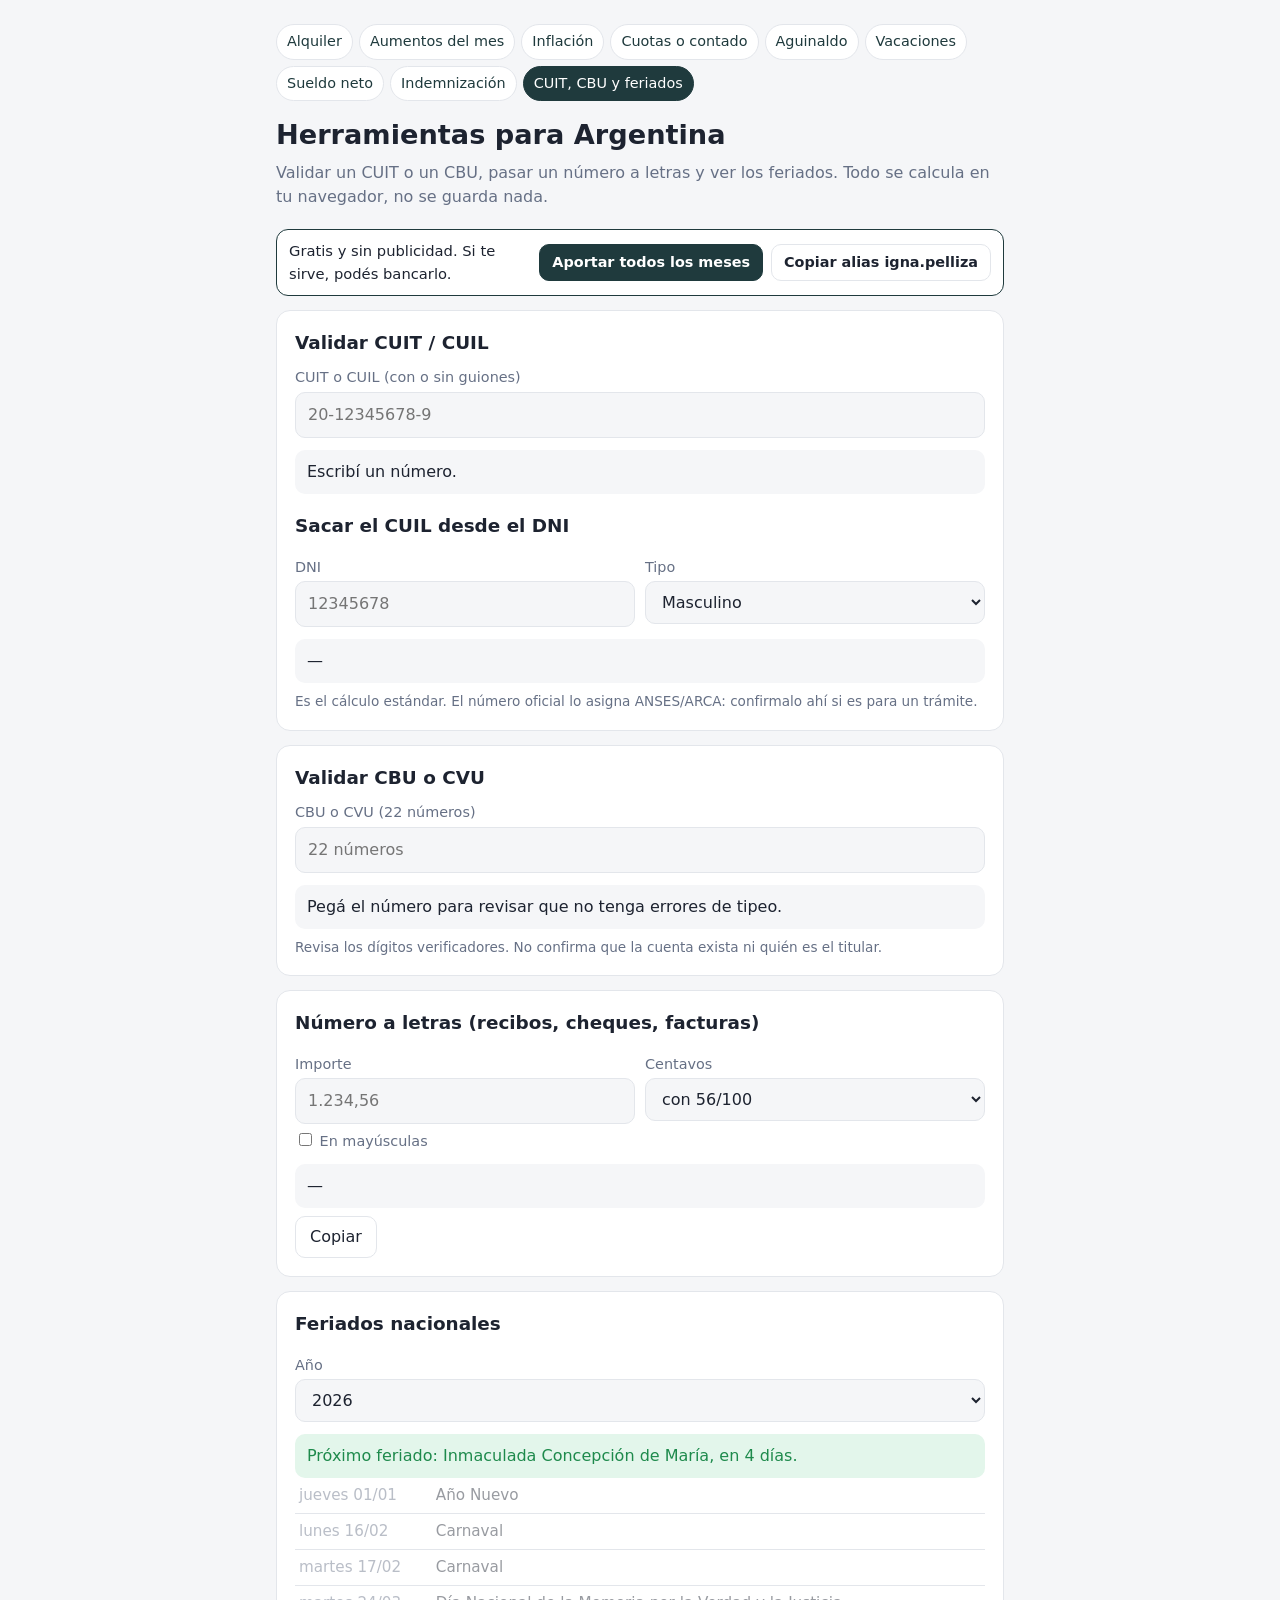
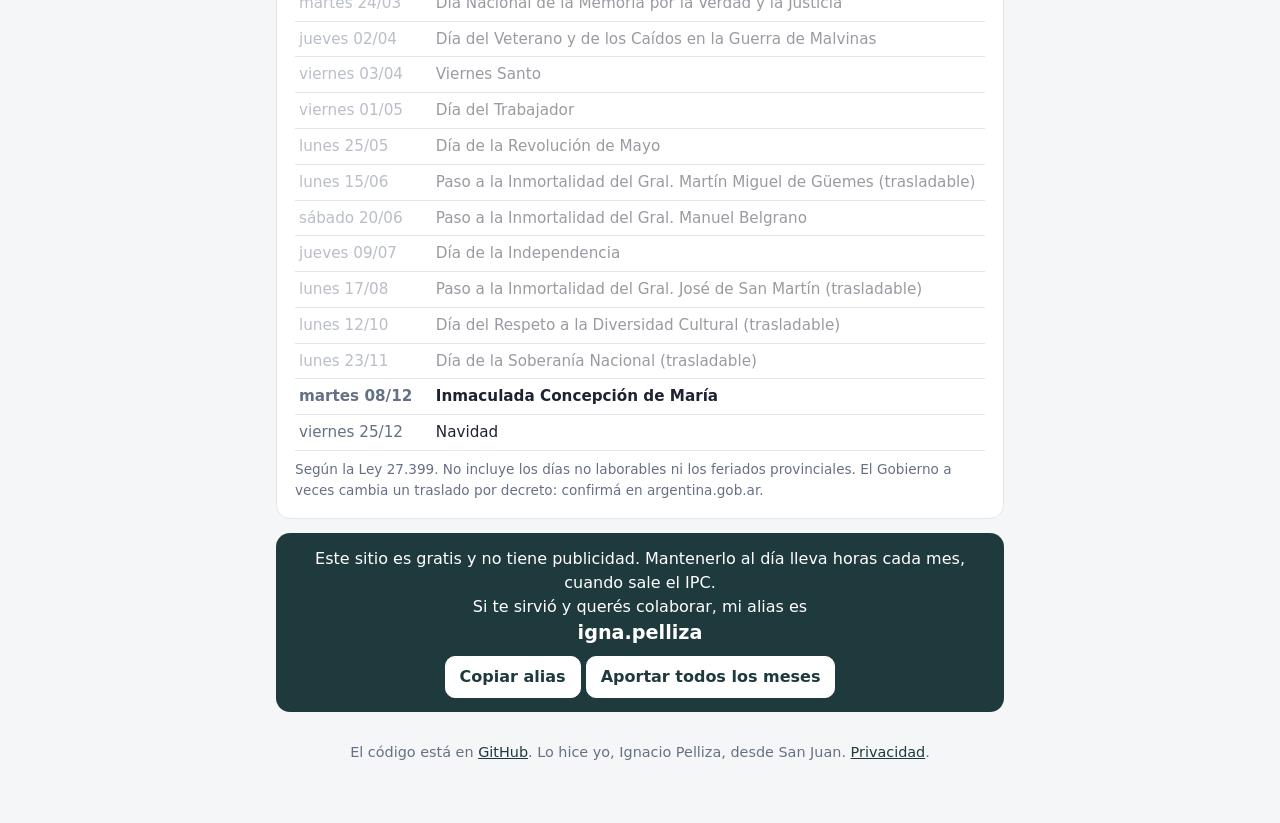
<file: docs/index.html>
<!doctype html>
<html lang="es-AR">
<head>
<meta charset="utf-8">
<meta name="viewport" content="width=device-width,initial-scale=1">
<title>Validar CUIT y CBU, número a letras y feriados de Argentina</title>
<meta name="description" content="Herramientas gratis para Argentina: validar CUIT/CUIL, sacar el CUIT desde el DNI, validar CBU y CVU, pasar números a letras para recibos y cheques, y feriados nacionales. Funciona sin internet, no guarda nada.">
<link rel="canonical" href="https://ignaciopelliza.github.io/utilidades-argentina/">
<meta property="og:type" content="website">
<meta property="og:locale" content="es_AR">
<meta property="og:title" content="Validar CUIT y CBU, número a letras y feriados de Argentina">
<meta property="og:description" content="Herramientas gratis para Argentina: validar CUIT/CUIL, sacar el CUIT desde el DNI, validar CBU y CVU, pasar números a letras para recibos y cheques, y feriados nacionales. Funciona sin internet, no guarda nada.">
<meta property="og:url" content="https://ignaciopelliza.github.io/utilidades-argentina/">
<meta property="og:image" content="https://ignaciopelliza.github.io/utilidades-argentina/compartir.png">
<meta property="og:image:width" content="1200">
<meta property="og:image:height" content="630">
<meta name="twitter:card" content="summary_large_image">
<link rel="manifest" href="manifest.webmanifest">
<meta name="theme-color" content="#1F3A3D">
<link rel="icon" href="favicon.png">
<link rel="apple-touch-icon" href="apple-touch-icon.png">
<link rel="stylesheet" href="estilo.css?v=3">
</head>
<body><main>
<nav><a href="alquiler.html">Alquiler</a><a href="aumentos.html">Aumentos del mes</a><a href="inflacion.html">Inflación</a><a href="cuotas.html">Cuotas o contado</a><a href="aguinaldo.html">Aguinaldo</a><a href="vacaciones.html">Vacaciones</a><a href="sueldo-neto.html">Sueldo neto</a><a href="indemnizacion.html">Indemnización</a><a href="index.html" class="activo">CUIT, CBU y feriados</a></nav>
<h1>Herramientas para Argentina</h1>
<p class="sub">Validar un CUIT o un CBU, pasar un número a letras y ver los feriados. Todo se calcula en tu navegador, no se guarda nada.</p>
<div class="apoyo"><span>Gratis y sin publicidad. Si te sirve, podés bancarlo.</span><div class="botones"><a href="https://mpago.la/1ZRrR5b" target="_blank" rel="noopener">Aportar todos los meses</a><button type="button" data-copiar="igna.pelliza">Copiar alias igna.pelliza</button></div></div>




<section class="tarjeta" id="cuit">
<h2>Validar CUIT / CUIL</h2>
<label for="c1">CUIT o CUIL (con o sin guiones)</label><input id="c1" inputmode="numeric" placeholder="20-12345678-9">
<div class="res" id="c1r">Escribí un número.</div>
<h2 style="margin-top:1em">Sacar el CUIL desde el DNI</h2>
<div class="fila"><div><label for="c2">DNI</label><input id="c2" inputmode="numeric" placeholder="12345678"></div>
<div><label for="c3">Tipo</label><select id="c3"><option value="masculino">Masculino</option><option value="femenino">Femenino</option><option value="empresa">Empresa</option></select></div></div>
<div class="res" id="c2r">—</div>
<p class="sub" style="margin:.6em 0 0;font-size:.85rem">Es el cálculo estándar. El número oficial lo asigna ANSES/ARCA: confirmalo ahí si es para un trámite.</p>
</section>

<section class="tarjeta" id="cbu">
<h2>Validar CBU o CVU</h2>
<label for="b1">CBU o CVU (22 números)</label><input id="b1" inputmode="numeric" placeholder="22 números">
<div class="res" id="b1r">Pegá el número para revisar que no tenga errores de tipeo.</div>
<p class="sub" style="margin:.6em 0 0;font-size:.85rem">Revisa los dígitos verificadores. No confirma que la cuenta exista ni quién es el titular.</p>
</section>

<section class="tarjeta" id="letras">
<h2>Número a letras (recibos, cheques, facturas)</h2>
<div class="fila"><div><label for="n1">Importe</label><input id="n1" inputmode="decimal" placeholder="1.234,56"></div>
<div><label for="n2">Centavos</label><select id="n2"><option value="fraccion">con 56/100</option><option value="letras">en letras</option></select></div></div>
<label><input type="checkbox" id="n3" style="width:auto"> En mayúsculas</label>
<div class="res" id="n1r">—</div><button id="n1c">Copiar</button>
</section>

<section class="tarjeta" id="feriados">
<h2>Feriados nacionales</h2>
<div class="fila"><div><label for="f1">Año</label><select id="f1"></select></div></div>
<div class="res" id="f1p"></div>
<table id="f1t"></table>
<p class="sub" style="margin:.6em 0 0;font-size:.85rem">Según la Ley 27.399. No incluye los días no laborables ni los feriados provinciales. El Gobierno a veces cambia un traslado por decreto: confirmá en argentina.gob.ar.</p>
</section>

<div class="cafe" id="cafe">Este sitio es gratis y no tiene publicidad. Mantenerlo al día lleva horas cada mes, cuando sale el IPC.<br>Si te sirvió y querés colaborar, mi alias es<br><b style="font-size:1.2em">igna.pelliza</b><br><button type="button" class="boton-claro" data-copiar="igna.pelliza">Copiar alias</button> <a class="boton-claro boton-link" href="https://mpago.la/1ZRrR5b" target="_blank" rel="noopener">Aportar todos los meses</a></div>
<footer>El código está en <a href="https://github.com/IgnacioPelliza/utilidades-argentina">GitHub</a>. Lo hice yo, Ignacio Pelliza, desde San Juan. <a href="privacidad.html">Privacidad</a>.</footer>
</main>
<script src="argentina.js"></script>
<script>
const A = window.Argentina, $ = (id) => document.getElementById(id);
const pinta = (el, txt, cls) => { el.textContent = txt; el.className = 'res' + (cls ? ' ' + cls : ''); };
$('c1').addEventListener('input', (e) => {
  const d = e.target.value.replace(/\D/g, '');
  if (!d) return pinta($('c1r'), 'Escribí un número.');
  if (d.length < 11) return pinta($('c1r'), `Faltan ${11 - d.length} números.`);
  A.validarCuit(d) ? pinta($('c1r'), 'Válido: ' + A.formatearCuit(d), 'ok') : pinta($('c1r'), 'No es válido, revisá los números.', 'mal');
});
const dni = () => { const v = $('c2').value.replace(/\D/g, ''); if (!v) return pinta($('c2r'), '—'); try { pinta($('c2r'), A.cuitDesdeDni(v, $('c3').value), 'ok'); } catch (e) { pinta($('c2r'), e.message, 'mal'); } };
$('c2').addEventListener('input', dni); $('c3').addEventListener('change', dni);
$('b1').addEventListener('input', (e) => {
  const d = e.target.value.replace(/\D/g, '');
  if (!d) return pinta($('b1r'), 'Pegá el número para revisar que no tenga errores de tipeo.');
  const r = A.analizarCbu(d);
  r.valido ? pinta($('b1r'), `${r.tipo} válido${r.banco ? ' · ' + r.banco : ''}`, 'ok') : pinta($('b1r'), r.motivo, 'mal');
});
const letras = () => {
  const v = $('n1').value.trim(); if (!v) return pinta($('n1r'), '—');
  try { pinta($('n1r'), A.numeroALetras(v.includes(',') || /\.\d{3}/.test(v) ? v : Number(v), { moneda: 'pesos', centavos: $('n2').value, mayusculas: $('n3').checked })); }
  catch (e) { pinta($('n1r'), 'Escribí un importe válido.', 'mal'); }
};
['n1', 'n2', 'n3'].forEach((id) => $(id).addEventListener('input', letras));
$('n1c').addEventListener('click', () => { navigator.clipboard && navigator.clipboard.writeText($('n1r').textContent); $('n1c').textContent = 'Copiado'; setTimeout(() => $('n1c').textContent = 'Copiar', 1500); });
const hoy = new Date(), hoyIso = `${hoy.getFullYear()}-${String(hoy.getMonth() + 1).padStart(2, '0')}-${String(hoy.getDate()).padStart(2, '0')}`;
for (let a = hoy.getFullYear() - 1; a <= hoy.getFullYear() + 3; a++) $('f1').add(new Option(a, a, false, a === hoy.getFullYear()));
const DIAS = ['domingo', 'lunes', 'martes', 'miércoles', 'jueves', 'viernes', 'sábado'];
const feri = () => {
  const lista = A.feriados(+$('f1').value), t = $('f1t'); t.innerHTML = '';
  const prox = [...A.feriados(hoy.getFullYear()), ...A.feriados(hoy.getFullYear() + 1)].find((f) => f.fecha >= hoyIso);
  if (prox) { const dias = Math.round((new Date(prox.fecha + 'T00:00') - new Date(hoyIso + 'T00:00')) / 864e5); pinta($('f1p'), dias === 0 ? `Hoy es feriado: ${prox.nombre}` : `Próximo feriado: ${prox.nombre}, en ${dias} día${dias === 1 ? '' : 's'}.`, 'ok'); }
  for (const f of lista) {
    const d = new Date(f.fecha + 'T00:00'), tr = t.insertRow();
    tr.className = f.fecha < hoyIso ? 'pasado' : (prox && f.fecha === prox.fecha ? 'prox' : '');
    tr.insertCell().textContent = `${DIAS[d.getDay()]} ${String(d.getDate()).padStart(2, '0')}/${String(d.getMonth() + 1).padStart(2, '0')}`;
    tr.insertCell().textContent = f.nombre + (f.tipo === 'trasladable' ? ' (trasladable)' : '');
  }
};
$('f1').addEventListener('change', feri); feri();
</script>
<script src="datos.js"></script>
<script data-goatcounter="https://utilidades-argentina.goatcounter.com/count" async src="//gc.zgo.at/count.js"></script>
</body></html>
</file>
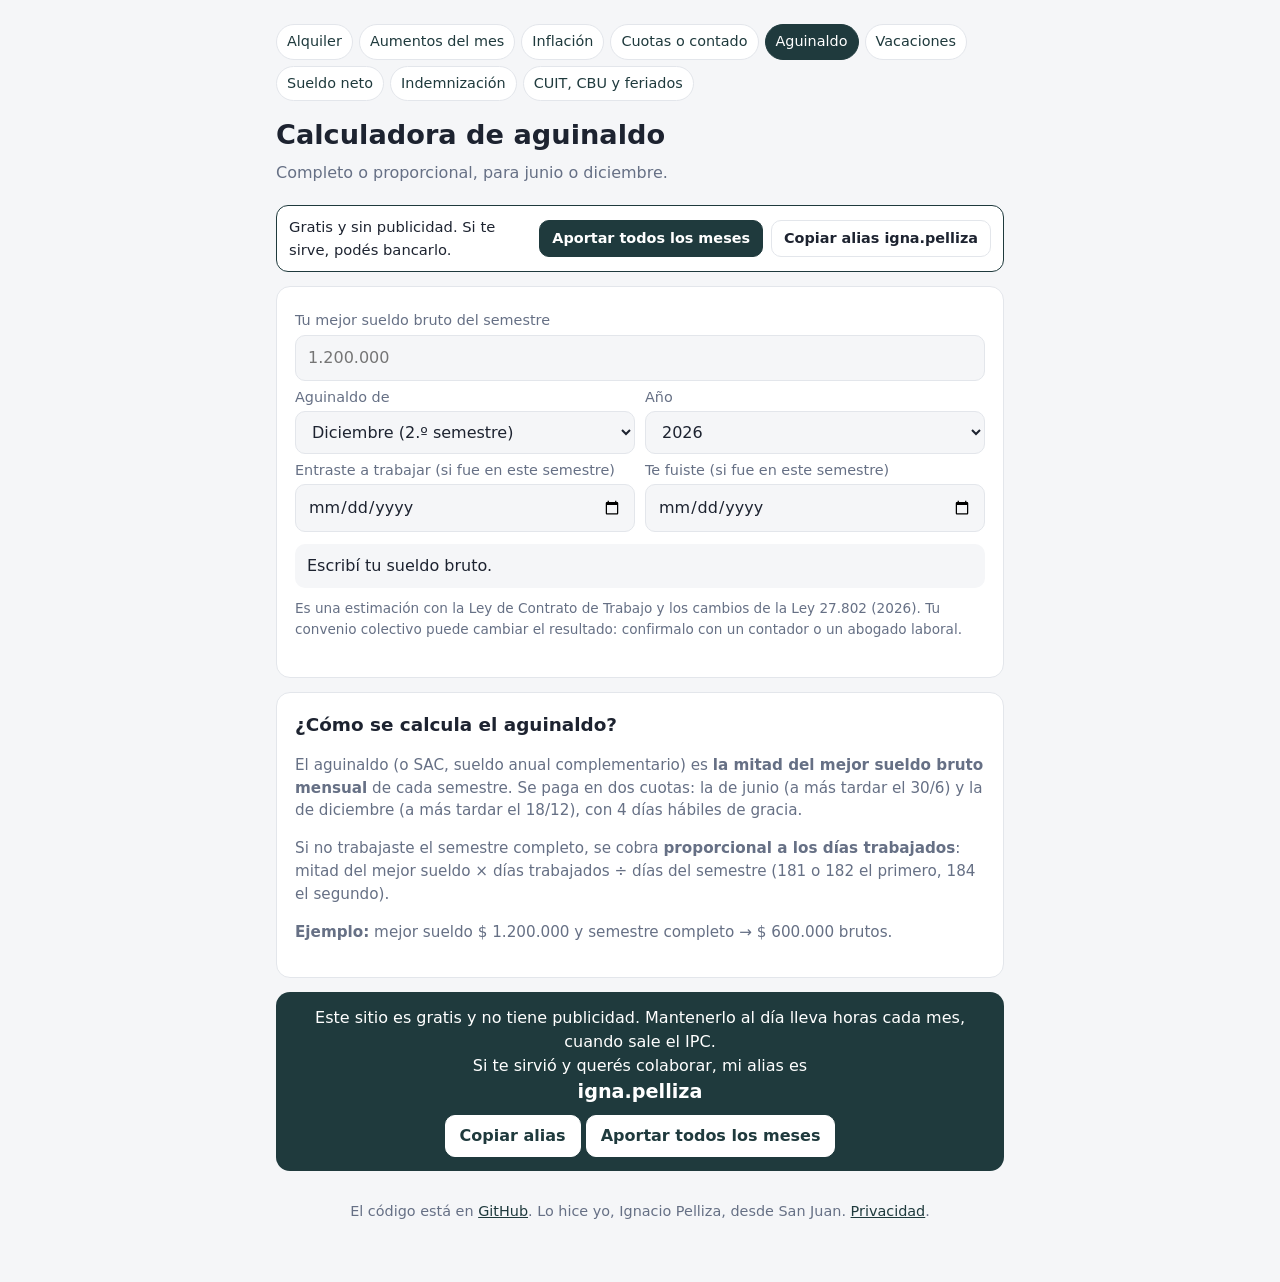
<file: docs/aguinaldo.html>
<!doctype html>
<html lang="es-AR">
<head>
<meta charset="utf-8">
<meta name="viewport" content="width=device-width,initial-scale=1">
<title>Calculadora de aguinaldo 2026 (SAC)</title>
<meta name="description" content="Calculá tu aguinaldo (SAC) de junio o diciembre 2026, completo o proporcional a los días trabajados. Sin registrarte y sin publicidad.">
<link rel="canonical" href="https://ignaciopelliza.github.io/utilidades-argentina/aguinaldo.html">
<meta property="og:type" content="website">
<meta property="og:locale" content="es_AR">
<meta property="og:title" content="Calculadora de aguinaldo 2026 (SAC)">
<meta property="og:description" content="Calculá tu aguinaldo (SAC) de junio o diciembre 2026, completo o proporcional a los días trabajados. Sin registrarte y sin publicidad.">
<meta property="og:url" content="https://ignaciopelliza.github.io/utilidades-argentina/aguinaldo.html">
<meta property="og:image" content="https://ignaciopelliza.github.io/utilidades-argentina/compartir.png">
<meta property="og:image:width" content="1200">
<meta property="og:image:height" content="630">
<meta name="twitter:card" content="summary_large_image">
<link rel="manifest" href="manifest.webmanifest">
<meta name="theme-color" content="#1F3A3D">
<link rel="icon" href="favicon.png">
<link rel="apple-touch-icon" href="apple-touch-icon.png">
<link rel="stylesheet" href="estilo.css?v=3">
</head>
<body><main>
<nav><a href="alquiler.html">Alquiler</a><a href="aumentos.html">Aumentos del mes</a><a href="inflacion.html">Inflación</a><a href="cuotas.html">Cuotas o contado</a><a href="aguinaldo.html" class="activo">Aguinaldo</a><a href="vacaciones.html">Vacaciones</a><a href="sueldo-neto.html">Sueldo neto</a><a href="indemnizacion.html">Indemnización</a><a href="index.html">CUIT, CBU y feriados</a></nav>
<h1>Calculadora de aguinaldo</h1>
<p class="sub">Completo o proporcional, para junio o diciembre.</p>
<div class="apoyo"><span>Gratis y sin publicidad. Si te sirve, podés bancarlo.</span><div class="botones"><a href="https://mpago.la/1ZRrR5b" target="_blank" rel="noopener">Aportar todos los meses</a><button type="button" data-copiar="igna.pelliza">Copiar alias igna.pelliza</button></div></div>



<section class="tarjeta">
<label for="s">Tu mejor sueldo bruto del semestre</label><input id="s" inputmode="decimal" placeholder="1.200.000">
<div class="fila"><div><label for="sem">Aguinaldo de</label><select id="sem"><option value="1">Junio (1.er semestre)</option><option value="2">Diciembre (2.º semestre)</option></select></div>
<div><label for="anio">Año</label><select id="anio"></select></div></div>
<div class="fila"><div><label for="ing">Entraste a trabajar (si fue en este semestre)</label><input id="ing" type="date"></div>
<div><label for="egr">Te fuiste (si fue en este semestre)</label><input id="egr" type="date"></div></div>
<div class="res" id="res">—</div>
<p class="sub" style="font-size:.85rem;margin-top:10px">Es una estimación con la Ley de Contrato de Trabajo y los cambios de la Ley 27.802 (2026). Tu convenio colectivo puede cambiar el resultado: confirmalo con un contador o un abogado laboral.</p>
</section>
<section class="tarjeta explica">
<h2>¿Cómo se calcula el aguinaldo?</h2>
<p>El aguinaldo (o SAC, sueldo anual complementario) es <b>la mitad del mejor sueldo bruto mensual</b> de cada semestre. Se paga en dos cuotas: la de junio (a más tardar el 30/6) y la de diciembre (a más tardar el 18/12), con 4 días hábiles de gracia.</p>
<p>Si no trabajaste el semestre completo, se cobra <b>proporcional a los días trabajados</b>: mitad del mejor sueldo × días trabajados ÷ días del semestre (181 o 182 el primero, 184 el segundo).</p>
<p><b>Ejemplo:</b> mejor sueldo $ 1.200.000 y semestre completo → $ 600.000 brutos.</p>
</section>
<div class="cafe" id="cafe">Este sitio es gratis y no tiene publicidad. Mantenerlo al día lleva horas cada mes, cuando sale el IPC.<br>Si te sirvió y querés colaborar, mi alias es<br><b style="font-size:1.2em">igna.pelliza</b><br><button type="button" class="boton-claro" data-copiar="igna.pelliza">Copiar alias</button> <a class="boton-claro boton-link" href="https://mpago.la/1ZRrR5b" target="_blank" rel="noopener">Aportar todos los meses</a></div>
<footer>El código está en <a href="https://github.com/IgnacioPelliza/utilidades-argentina">GitHub</a>. Lo hice yo, Ignacio Pelliza, desde San Juan. <a href="privacidad.html">Privacidad</a>.</footer>
</main>
<script src="argentina.js"></script>
<script>
const A = window.Argentina, $ = (id) => document.getElementById(id), P = (n) => A.formatearPesos(n);
const num = (id) => { const v = $(id).value.trim(); if (!v) return NaN; return v.includes(',') || /\.\d{3}/.test(v) ? A.leerPesos(v) : Number(v); };
const hoyIso = (() => { const h = new Date(); return `${h.getFullYear()}-${String(h.getMonth() + 1).padStart(2, '0')}-${String(h.getDate()).padStart(2, '0')}`; })();
const tabla = (filas) => '<table class="detalle">' + filas.map(([a, b, n]) => `<tr><td>${a}${n ? `<small>${n}</small>` : ''}</td><td>${b}</td></tr>`).join('') + '</table>';

const y = new Date().getFullYear(); for (let a = y - 1; a <= y + 1; a++) $('anio').add(new Option(a, a, false, a === y));
$('sem').value = new Date().getMonth() < 6 ? '1' : '2';
function calcular() {
  const s = num('s'); if (!(s > 0)) { $('res').className = 'res'; $('res').textContent = 'Escribí tu sueldo bruto.'; return; }
  const r = A.aguinaldo(s, { anio: +$('anio').value, semestre: +$('sem').value, ingreso: $('ing').value || undefined, egreso: $('egr').value || undefined });
  $('res').className = 'res ok';
  $('res').innerHTML = `<div class="total">${P(r.monto)}</div>` + (r.diasTrabajados < r.diasSemestre ? `Proporcional: trabajaste ${r.diasTrabajados} de ${r.diasSemestre} días del semestre (el completo sería ${P(r.completo)}).` : 'Aguinaldo completo (trabajaste todo el semestre).') + '<br><small>Es bruto: se le descuenta el 17% de aportes, igual que al sueldo.</small>';
}
document.querySelectorAll('input,select').forEach((e) => e.addEventListener('input', calcular)); calcular();
</script>
<script src="datos.js"></script>
<script data-goatcounter="https://utilidades-argentina.goatcounter.com/count" async src="//gc.zgo.at/count.js"></script>
</body></html>
</file>
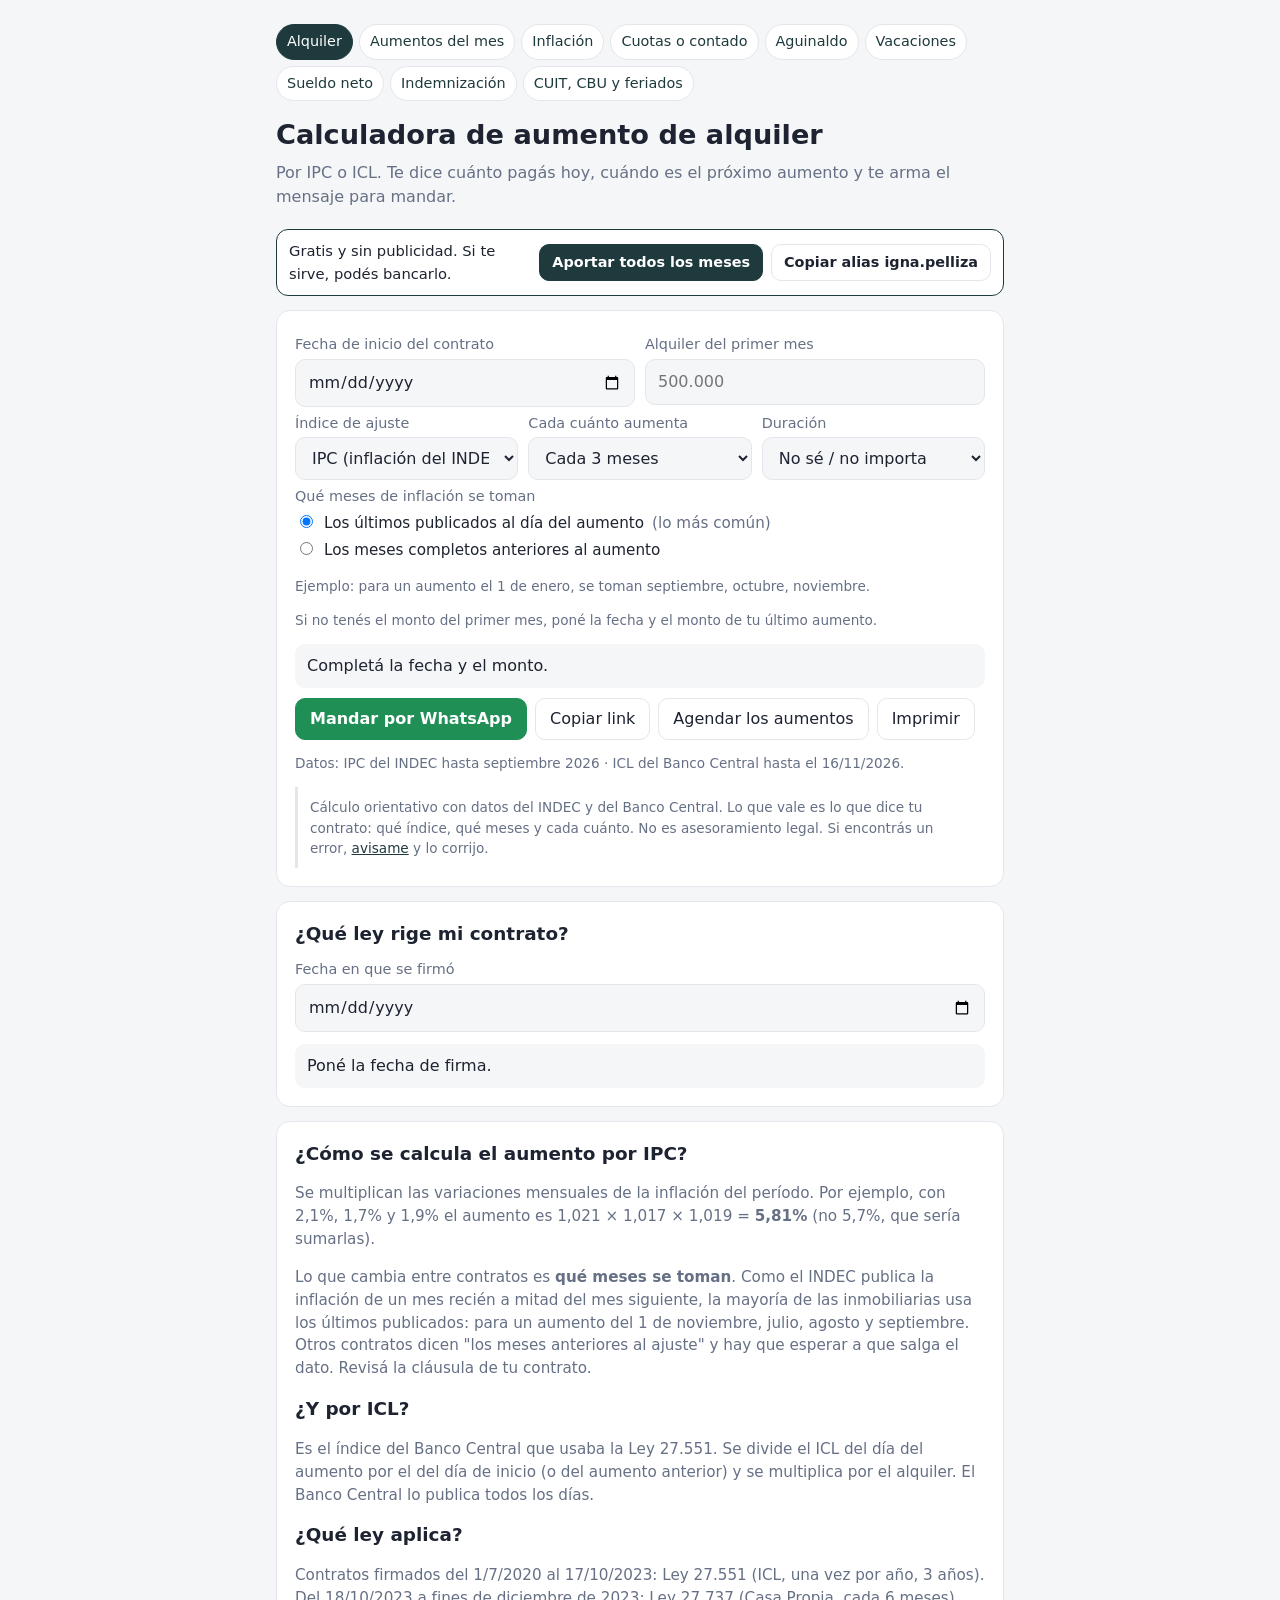
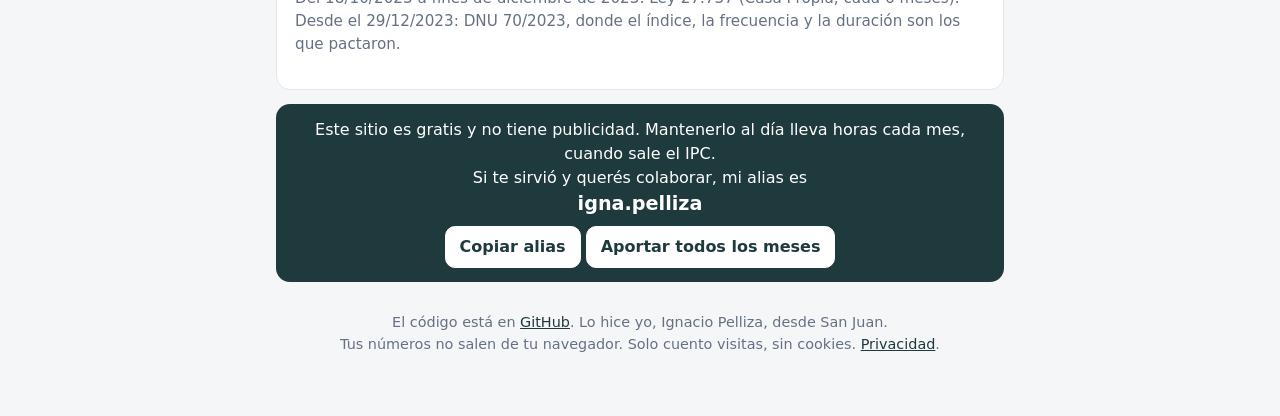
<file: docs/alquiler.html>
<!doctype html>
<html lang="es-AR">
<head>
<meta charset="utf-8">
<meta name="viewport" content="width=device-width,initial-scale=1">
<title>Calculadora de aumento de alquiler por IPC e ICL (2026)</title>
<meta name="description" content="Calculá el aumento de tu alquiler por IPC o ICL: cuánto pagás hoy, cuándo es el próximo aumento y qué meses se toman. Mandá el cálculo por WhatsApp. Gratis y sin publicidad.">
<link rel="canonical" href="https://ignaciopelliza.github.io/utilidades-argentina/alquiler.html">
<meta property="og:type" content="website">
<meta property="og:locale" content="es_AR">
<meta property="og:title" content="Calculadora de aumento de alquiler por IPC e ICL (2026)">
<meta property="og:description" content="Calculá el aumento de tu alquiler por IPC o ICL: cuánto pagás hoy, cuándo es el próximo aumento y qué meses se toman. Mandá el cálculo por WhatsApp. Gratis y sin publicidad.">
<meta property="og:url" content="https://ignaciopelliza.github.io/utilidades-argentina/alquiler.html">
<meta property="og:image" content="https://ignaciopelliza.github.io/utilidades-argentina/compartir-alquiler.png">
<meta property="og:image:width" content="1200">
<meta property="og:image:height" content="630">
<meta name="twitter:card" content="summary_large_image">
<link rel="manifest" href="manifest.webmanifest">
<meta name="theme-color" content="#1F3A3D">
<link rel="icon" href="favicon.png">
<link rel="apple-touch-icon" href="apple-touch-icon.png">
<link rel="stylesheet" href="estilo.css?v=3">
</head>
<body><main>
<nav><a href="alquiler.html" class="activo">Alquiler</a><a href="aumentos.html">Aumentos del mes</a><a href="inflacion.html">Inflación</a><a href="cuotas.html">Cuotas o contado</a><a href="aguinaldo.html">Aguinaldo</a><a href="vacaciones.html">Vacaciones</a><a href="sueldo-neto.html">Sueldo neto</a><a href="indemnizacion.html">Indemnización</a><a href="index.html">CUIT, CBU y feriados</a></nav>
<h1>Calculadora de aumento de alquiler</h1>
<p class="sub">Por IPC o ICL. Te dice cuánto pagás hoy, cuándo es el próximo aumento y te arma el mensaje para mandar.</p>
<div class="apoyo"><span>Gratis y sin publicidad. Si te sirve, podés bancarlo.</span><div class="botones"><a href="https://mpago.la/1ZRrR5b" target="_blank" rel="noopener">Aportar todos los meses</a><button type="button" data-copiar="igna.pelliza">Copiar alias igna.pelliza</button></div></div>
<section class="tarjeta">
<div class="fila"><div><label for="ini">Fecha de inicio del contrato</label><input id="ini" type="date"></div>
<div><label for="monto">Alquiler del primer mes</label><input id="monto" inputmode="decimal" placeholder="500.000"></div></div>
<div class="fila"><div><label for="indice">Índice de ajuste</label><select id="indice"><option value="ipc">IPC (inflación del INDEC)</option><option value="icl">ICL (Banco Central)</option></select></div>
<div><label for="frec">Cada cuánto aumenta</label><select id="frec"><option value="3">Cada 3 meses</option><option value="4">Cada 4 meses</option><option value="6">Cada 6 meses</option><option value="12">Cada 12 meses</option></select></div>
<div><label for="dur">Duración</label><select id="dur"><option value="">No sé / no importa</option><option value="12">1 año</option><option value="24">2 años</option><option value="36">3 años</option></select></div></div>
<div id="bloque-crit">
<label>Qué meses de inflación se toman</label>
<label class="opcion"><input type="radio" name="crit" value="publicado" checked> Los últimos publicados al día del aumento <span class="suave">(lo más común)</span></label>
<label class="opcion"><input type="radio" name="crit" value="calendario"> Los meses completos anteriores al aumento</label>
<p class="suave chico" id="ejemplo-crit"></p>
</div>
<p class="suave chico">Si no tenés el monto del primer mes, poné la fecha y el monto de tu último aumento.</p>
<div id="res" class="res">Completá la fecha y el monto.</div>
<div id="acciones" class="acciones" hidden>
<button type="button" id="b-wa" class="boton-wa">Mandar por WhatsApp</button>
<button type="button" id="b-link">Copiar link</button>
<button type="button" id="b-ics">Agendar los aumentos</button>
<button type="button" id="b-print">Imprimir</button>
</div>
<div id="historial"></div>
<p class="suave chico" id="fuentes"></p>
<p class="aviso">Cálculo orientativo con datos del INDEC y del Banco Central. Lo que vale es lo que dice tu contrato: qué índice, qué meses y cada cuánto. No es asesoramiento legal. Si encontrás un error, <a href="https://github.com/IgnacioPelliza/utilidades-argentina/issues">avisame</a> y lo corrijo.</p>
</section>
<section class="tarjeta">
<h2>¿Qué ley rige mi contrato?</h2>
<label for="firma">Fecha en que se firmó</label><input id="firma" type="date">
<div id="ley" class="res">Poné la fecha de firma.</div>
</section>
<section class="tarjeta explica">
<h2>¿Cómo se calcula el aumento por IPC?</h2>
<p>Se multiplican las variaciones mensuales de la inflación del período. Por ejemplo, con 2,1%, 1,7% y 1,9% el aumento es 1,021 × 1,017 × 1,019 = <b>5,81%</b> (no 5,7%, que sería sumarlas).</p>
<p>Lo que cambia entre contratos es <b>qué meses se toman</b>. Como el INDEC publica la inflación de un mes recién a mitad del mes siguiente, la mayoría de las inmobiliarias usa los últimos publicados: para un aumento del 1 de noviembre, julio, agosto y septiembre. Otros contratos dicen "los meses anteriores al ajuste" y hay que esperar a que salga el dato. Revisá la cláusula de tu contrato.</p>
<h2>¿Y por ICL?</h2>
<p>Es el índice del Banco Central que usaba la Ley 27.551. Se divide el ICL del día del aumento por el del día de inicio (o del aumento anterior) y se multiplica por el alquiler. El Banco Central lo publica todos los días.</p>
<h2>¿Qué ley aplica?</h2>
<p>Contratos firmados del 1/7/2020 al 17/10/2023: Ley 27.551 (ICL, una vez por año, 3 años). Del 18/10/2023 a fines de diciembre de 2023: Ley 27.737 (Casa Propia, cada 6 meses). Desde el 29/12/2023: DNU 70/2023, donde el índice, la frecuencia y la duración son los que pactaron.</p>
</section>
<div class="cafe" id="cafe">Este sitio es gratis y no tiene publicidad. Mantenerlo al día lleva horas cada mes, cuando sale el IPC.<br>Si te sirvió y querés colaborar, mi alias es<br><b style="font-size:1.2em">igna.pelliza</b><br><button type="button" class="boton-claro" data-copiar="igna.pelliza">Copiar alias</button> <a class="boton-claro boton-link" href="https://mpago.la/1ZRrR5b" target="_blank" rel="noopener">Aportar todos los meses</a></div>
<footer>El código está en <a href="https://github.com/IgnacioPelliza/utilidades-argentina">GitHub</a>. Lo hice yo, Ignacio Pelliza, desde San Juan.<br>Tus números no salen de tu navegador. Solo cuento visitas, sin cookies. <a href="privacidad.html">Privacidad</a>.</footer>
</main>
<script src="argentina.js"></script>
<script src="alquiler.js"></script>
<script src="datos.js"></script>
<script>
const A = window.Alquiler, D = window.Datos, $ = (id) => document.getElementById(id);
let datos = null, ultimo = null;
const crit = () => document.querySelector('input[name=crit]:checked').value;
// Cargar lo que venga en el link
const L = D.leerLink();
if (L.i) $('ini').value = L.i; if (L.m) $('monto').value = L.m; if (L.x) $('indice').value = L.x; if (L.f) $('frec').value = L.f; if (L.d) $('dur').value = L.d;
if (L.c) { const r = document.querySelector(`input[name=crit][value="${L.c}"]`); if (r) r.checked = true; }
const fmt = (n) => D.fmt(n, 0), mesCorto = (m) => A.nombreMes(m).slice(0, 3);
function detalleIndice(a, ind) {
  if (ind === 'icl') return a.desde ? `ICL ${String(a.desde.valor).replace('.', ',')} → ${String(a.hasta.valor).replace('.', ',')}` : '';
  return a.meses.map((m) => m.valor == null ? `${mesCorto(m.mes)} (sale el ${D.fechaAR(m.publica).slice(0, 5)})` : `${mesCorto(m.mes)} ${String(m.valor).replace('.', ',')}%`).join(' · ');
}
function calcular() {
  if (!datos) return;
  const ini = $('ini').value, monto = D.numero($('monto').value), ind = $('indice').value, frec = +$('frec').value, dur = $('dur').value;
  $('bloque-crit').hidden = ind !== 'ipc';
  if (ind === 'icl' && frec !== 12 && !L._frecTocada) { /* el ICL suele ser anual, pero respetamos lo que elija */ }
  D.escribirLink({ i: ini, m: $('monto').value.trim(), x: ind, f: frec, d: dur, c: ind === 'ipc' ? crit() : '' });
  const hoy = A.hoyAR();
  // Ejemplo de meses según el criterio, para el próximo 1 de mes
  const prox1 = A.sumarMeses(hoy.slice(0, 7), 1) + '-01';
  const ms = A.mesesIPC(prox1, frec, crit(), datos);
  $('ejemplo-crit').textContent = `Ejemplo: para un aumento el 1 de ${A.nombreMes(prox1.slice(0, 7))}, se toman ${ms.map((m) => A.nombreMes(m)).join(', ')}.`;
  $('fuentes').textContent = D.fuentes(datos);
  if (!ini || !(monto > 0)) { $('res').className = 'res'; $('res').textContent = 'Completá la fecha y el monto.'; $('acciones').hidden = true; $('historial').innerHTML = ''; ultimo = null; return; }
  let r;
  try { r = A.ajustesContrato({ inicio: ini, monto, frecuencia: frec, indice: ind, criterio: crit(), duracion: dur ? +dur : null, hoy }, datos); }
  catch (e) { $('res').className = 'res mal'; $('res').textContent = e.message; return; }
  ultimo = { r, ini, monto, ind, frec, dur, hoy };
  const p = r.proximo;
  let h = '';
  if (p && p.monto) h += `<div class="total">Desde el ${D.fechaAR(p.fecha)} pagás ${fmt(p.monto)}</div>Aumenta ${D.pct(p.porcentaje)} (${fmt(p.monto - p.montoAnterior)} más).<br><small>${detalleIndice(p, ind)}</small>`;
  else if (p) h += `<div class="total">Próximo aumento: ${D.fechaAR(p.fecha)}</div>${p.publicaEl ? `Se va a saber el <b>${D.fechaAR(p.publicaEl)}</b>, cuando el INDEC publique la inflación que falta.` : p.motivo || ''}<br><small>${detalleIndice(p, ind)}</small>`;
  else if (r.fin) h += `<div class="total">El contrato ${r.fin <= hoy ? 'terminó' : 'termina'} el ${D.fechaAR(r.fin)}</div>No quedan aumentos.`;
  h += `<p style="margin:.6em 0 0">Hoy pagás <b>${fmt(r.montoVigente)}</b>` + (r.totalPorcentaje > 0.001 ? ` (${D.pct(r.totalPorcentaje, 1)} más que al inicio).` : '.') + '</p>';
  $('res').className = 'res ok'; $('res').innerHTML = h; $('acciones').hidden = false;
  const filas = r.ajustes.map((a) => `<tr class="${a.fecha > hoy ? 'prox' : ''}"><td>${D.fechaAR(a.fecha)}<small>${detalleIndice(a, ind)}</small></td><td>${a.monto ? `${D.pct(a.porcentaje)}<small>${fmt(a.monto)}</small>` : 'Pendiente'}</td></tr>`);
  $('historial').innerHTML = r.ajustes.length ? `<h2 style="margin-top:1em">Todos los aumentos</h2><table class="detalle"><tr><td>Inicio ${D.fechaAR(ini)}</td><td>${fmt(monto)}</td></tr>${filas.join('')}</table>` : '';
}
function mensaje() {
  const { r, ind } = ultimo, link = location.href, p = r.proximo;
  const fuente = ind === 'icl' ? 'el ICL del Banco Central' : 'la inflación del INDEC';
  if (p && p.monto) return `Hola. Hice la cuenta del aumento del alquiler con ${fuente} (${detalleIndice(p, ind)}): desde el ${D.fechaAR(p.fecha)} pasa de ${fmt(p.montoAnterior)} a ${fmt(p.monto)} (${D.pct(p.porcentaje)}). Te dejo el cálculo para que lo veas: ${link}`;
  const v = [...r.ajustes].reverse().find((a) => a.monto && a.fecha <= ultimo.hoy);
  if (v) return `Hola. Hice la cuenta del alquiler con ${fuente}: desde el ${D.fechaAR(v.fecha)} queda en ${fmt(v.monto)} (${D.pct(v.porcentaje)}). Te dejo el cálculo: ${link}`;
  return `Te paso la calculadora del alquiler con nuestro contrato: ${link}`;
}
function calendario() {
  const { ini, frec, dur, ind } = ultimo, hoy = A.hoyAR(), fin = dur ? A.sumarMeses(ini, +dur) : A.sumarMeses(hoy, 24);
  const z = (f) => f.replace(/-/g, ''), ahora = new Date().toISOString().replace(/[-:]/g, '').slice(0, 15) + 'Z';
  const ev = [];
  const add = (fecha, titulo, desc) => ev.push(['BEGIN:VEVENT', `UID:${z(fecha)}-${ev.length}-${Math.random().toString(36).slice(2)}@utilidades-argentina`, `DTSTAMP:${ahora}`,
    `DTSTART;VALUE=DATE:${z(fecha)}`, `SUMMARY:${titulo}`, `DESCRIPTION:${desc.replace(/[,;\\]/g, (c) => '\\' + c)}`, 'END:VEVENT'].join('\r\n'));
  for (let k = 1; k < 200; k++) {
    const f = A.sumarMeses(ini, frec * k); if (f >= fin) break; if (f <= hoy) continue;
    add(f, 'Aumento del alquiler', 'Calculalo acá: ' + location.href);
    if (ind === 'ipc') { const ms = A.mesesIPC(f, frec, crit(), datos), pub = A.publicacion(ms[ms.length - 1], datos);
      if (pub > hoy) add(pub, 'Sale el IPC: ya se sabe el aumento del alquiler', 'Calculalo acá: ' + location.href); }
  }
  const ics = ['BEGIN:VCALENDAR', 'VERSION:2.0', 'PRODID:-//utilidades-argentina//alquiler//ES', 'CALSCALE:GREGORIAN', ...ev, 'END:VCALENDAR'].join('\r\n');
  const a = document.createElement('a'); a.href = URL.createObjectURL(new Blob([ics], { type: 'text/calendar' })); a.download = 'aumentos-alquiler.ics'; a.click();
}
$('b-wa').addEventListener('click', () => window.open('https://wa.me/?text=' + encodeURIComponent(mensaje()), '_blank'));
$('b-link').addEventListener('click', (e) => D.copiar(location.href, e.target, 'Link copiado'));
$('b-ics').addEventListener('click', calendario);
$('b-print').addEventListener('click', () => window.print());
document.querySelectorAll('#ini,#monto,#indice,#frec,#dur,input[name=crit]').forEach((el) => el.addEventListener('input', calcular));
$('indice').addEventListener('change', () => { if ($('indice').value === 'icl') $('frec').value = '12'; calcular(); });
$('firma').addEventListener('input', () => { const f = $('firma').value; if (!f) return; const g = A.regimen(f); $('ley').className = 'res ' + (g.dudoso ? 'mal' : 'ok'); $('ley').innerHTML = `<b>${g.titulo}</b><br>${g.texto}`; });
D.cargar((d) => { datos = d; calcular(); }).then((d) => { datos = d; calcular(); }).catch(() => { $('res').className = 'res mal'; $('res').textContent = 'No pude cargar los índices. Probá recargar la página.'; });

</script>
<script data-goatcounter="https://utilidades-argentina.goatcounter.com/count" async src="//gc.zgo.at/count.js"></script>
</body></html>
</file>
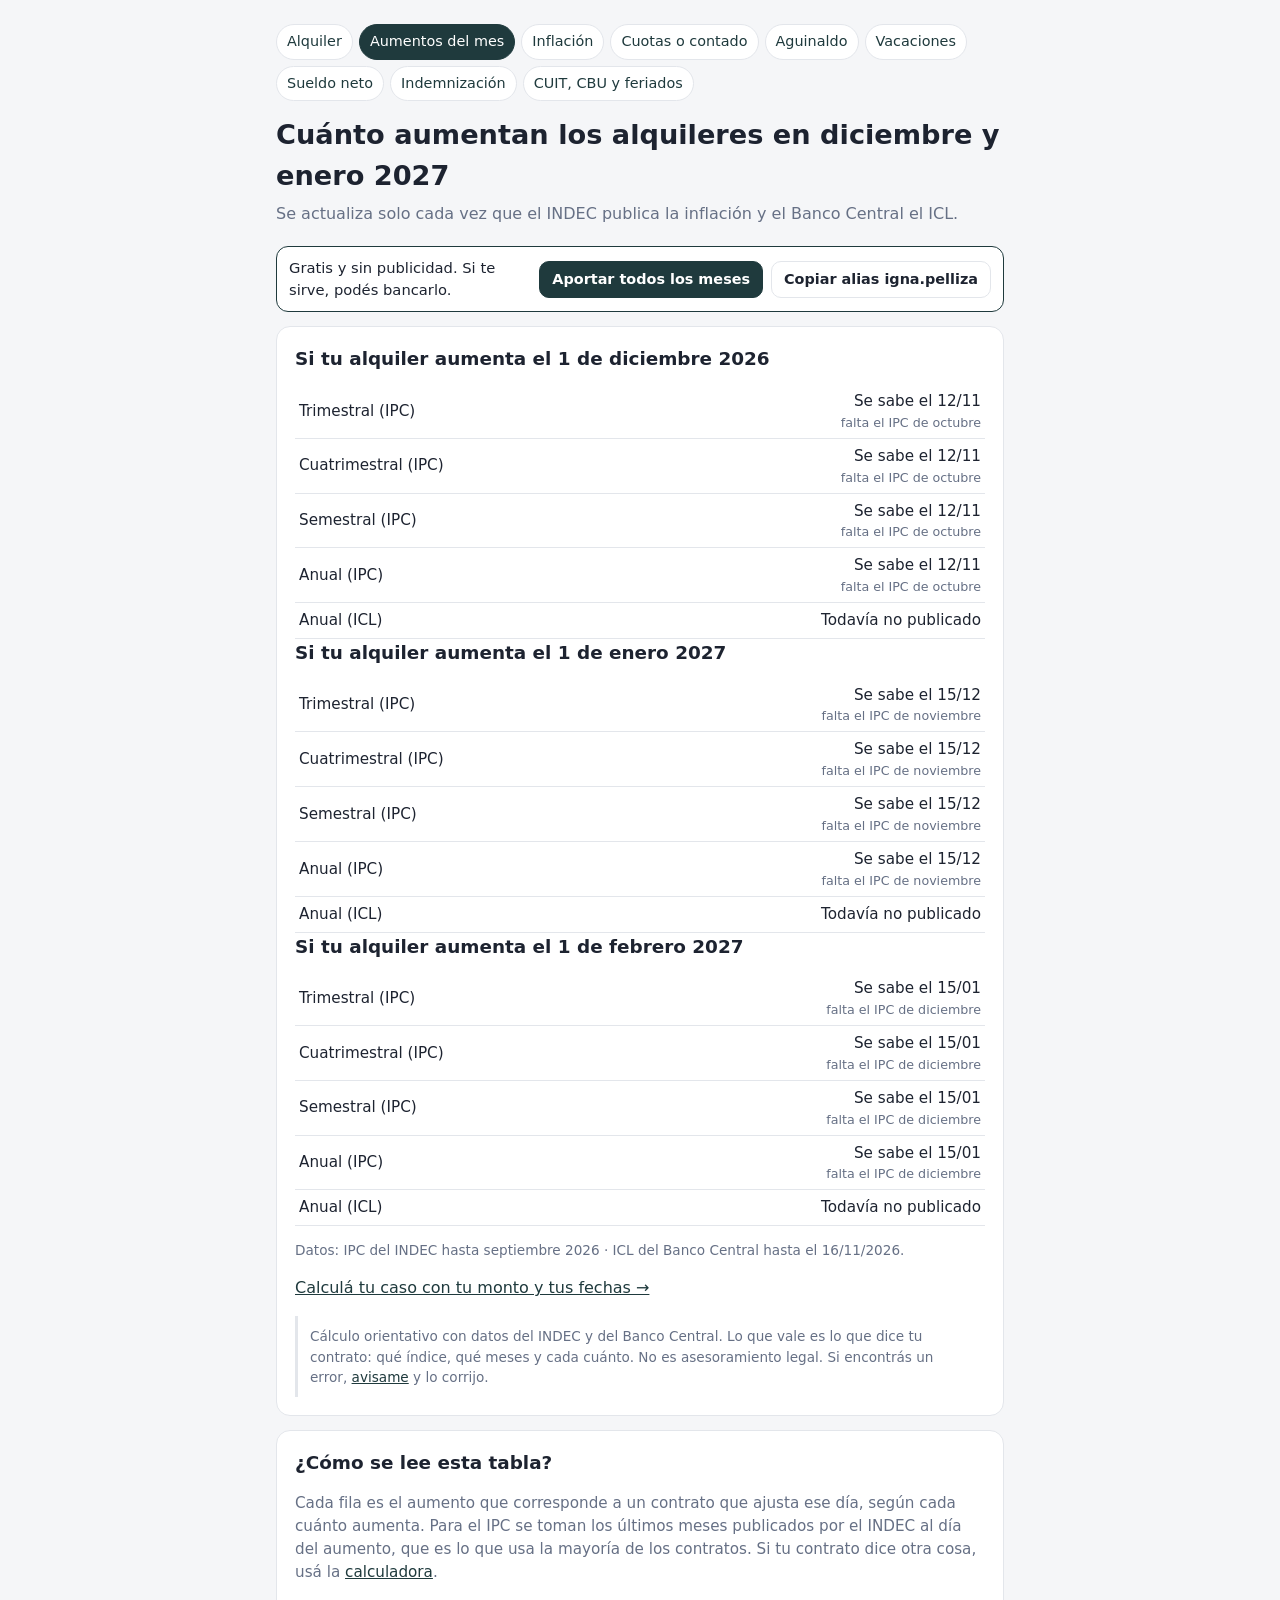
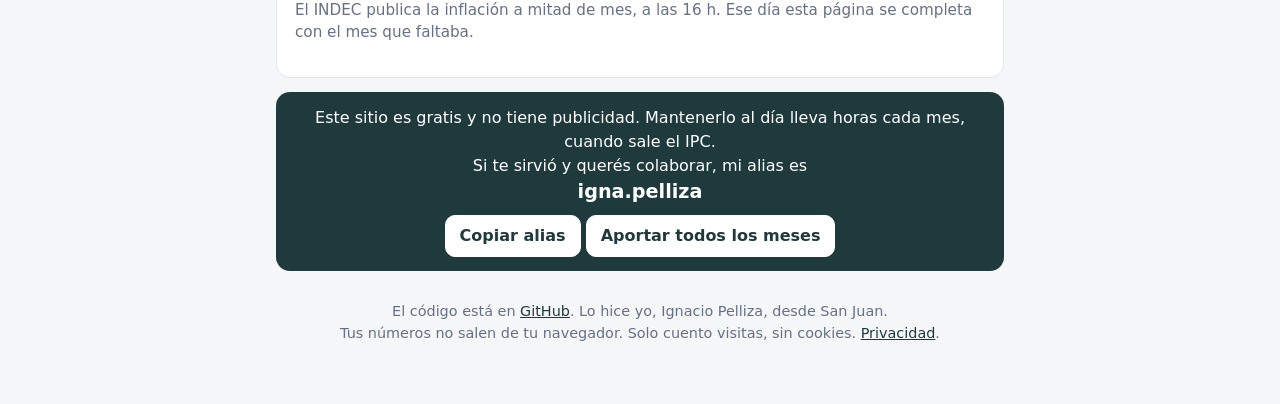
<file: docs/aumentos.html>
<!doctype html>
<html lang="es-AR">
<head>
<meta charset="utf-8">
<meta name="viewport" content="width=device-width,initial-scale=1">
<title>Aumento de alquileres en noviembre y diciembre 2026: cuánto sube por IPC e ICL</title>
<meta name="description" content="Cuánto aumentan los alquileres este mes y el que viene según cada cuánto ajusta tu contrato: trimestral, cuatrimestral, semestral o anual, por IPC o ICL. Se actualiza solo.">
<link rel="canonical" href="https://ignaciopelliza.github.io/utilidades-argentina/aumentos.html">
<meta property="og:type" content="website">
<meta property="og:locale" content="es_AR">
<meta property="og:title" content="Aumento de alquileres en noviembre y diciembre 2026: cuánto sube por IPC e ICL">
<meta property="og:description" content="Cuánto aumentan los alquileres este mes y el que viene según cada cuánto ajusta tu contrato: trimestral, cuatrimestral, semestral o anual, por IPC o ICL. Se actualiza solo.">
<meta property="og:url" content="https://ignaciopelliza.github.io/utilidades-argentina/aumentos.html">
<meta property="og:image" content="https://ignaciopelliza.github.io/utilidades-argentina/compartir-alquiler.png">
<meta property="og:image:width" content="1200">
<meta property="og:image:height" content="630">
<meta name="twitter:card" content="summary_large_image">
<link rel="manifest" href="manifest.webmanifest">
<meta name="theme-color" content="#1F3A3D">
<link rel="icon" href="favicon.png">
<link rel="apple-touch-icon" href="apple-touch-icon.png">
<link rel="stylesheet" href="estilo.css?v=3">
</head>
<body><main>
<nav><a href="alquiler.html">Alquiler</a><a href="aumentos.html" class="activo">Aumentos del mes</a><a href="inflacion.html">Inflación</a><a href="cuotas.html">Cuotas o contado</a><a href="aguinaldo.html">Aguinaldo</a><a href="vacaciones.html">Vacaciones</a><a href="sueldo-neto.html">Sueldo neto</a><a href="indemnizacion.html">Indemnización</a><a href="index.html">CUIT, CBU y feriados</a></nav>
<h1 id="h1">Cuánto aumentan los alquileres en noviembre y diciembre 2026</h1>
<p class="sub">Se actualiza solo cada vez que el INDEC publica la inflación y el Banco Central el ICL.</p>
<div class="apoyo"><span>Gratis y sin publicidad. Si te sirve, podés bancarlo.</span><div class="botones"><a href="https://mpago.la/1ZRrR5b" target="_blank" rel="noopener">Aportar todos los meses</a><button type="button" data-copiar="igna.pelliza">Copiar alias igna.pelliza</button></div></div>
<section class="tarjeta">
<div id="tabla"><!--TABLA--><h2>Si tu alquiler aumenta el 1 de noviembre 2026</h2><table class="detalle"><tr><td>Trimestral (IPC)</td><td><b>+5,81%</b><small>jul 2,1% · ago 1,7% · sep 1,9%</small></td></tr><tr><td>Cuatrimestral (IPC)</td><td><b>+7,82%</b><small>jun 1,9% · jul 2,1% · ago 1,7% · sep 1,9%</small></td></tr><tr><td>Semestral (IPC)</td><td><b>+12,95%</b><small>abril a septiembre 2026</small></td></tr><tr><td>Anual (IPC)</td><td><b>+33,29%</b><small>octubre a septiembre 2026</small></td></tr><tr><td>Anual (ICL)</td><td><b>+31,44%</b><small>ICL 28,31 → 37,21</small></td></tr></table><h2>Si tu alquiler aumenta el 1 de diciembre 2026</h2><table class="detalle"><tr><td>Trimestral (IPC)</td><td>Se sabe el 12/11<small>falta el IPC de octubre</small></td></tr><tr><td>Cuatrimestral (IPC)</td><td>Se sabe el 12/11<small>falta el IPC de octubre</small></td></tr><tr><td>Semestral (IPC)</td><td>Se sabe el 12/11<small>falta el IPC de octubre</small></td></tr><tr><td>Anual (IPC)</td><td>Se sabe el 12/11<small>falta el IPC de octubre</small></td></tr><tr><td>Anual (ICL)</td><td>Todavía no publicado</td></tr></table><h2>Si tu alquiler aumenta el 1 de enero 2027</h2><table class="detalle"><tr><td>Trimestral (IPC)</td><td>Se sabe el 15/12<small>falta el IPC de noviembre</small></td></tr><tr><td>Cuatrimestral (IPC)</td><td>Se sabe el 15/12<small>falta el IPC de noviembre</small></td></tr><tr><td>Semestral (IPC)</td><td>Se sabe el 15/12<small>falta el IPC de noviembre</small></td></tr><tr><td>Anual (IPC)</td><td>Se sabe el 15/12<small>falta el IPC de noviembre</small></td></tr><tr><td>Anual (ICL)</td><td>Todavía no publicado</td></tr></table><!--/TABLA--></div>
<p class="suave chico" id="fuentes"></p>
<p><a href="alquiler.html">Calculá tu caso con tu monto y tus fechas →</a></p>
<p class="aviso">Cálculo orientativo con datos del INDEC y del Banco Central. Lo que vale es lo que dice tu contrato: qué índice, qué meses y cada cuánto. No es asesoramiento legal. Si encontrás un error, <a href="https://github.com/IgnacioPelliza/utilidades-argentina/issues">avisame</a> y lo corrijo.</p>
</section>
<section class="tarjeta explica">
<h2>¿Cómo se lee esta tabla?</h2>
<p>Cada fila es el aumento que corresponde a un contrato que ajusta ese día, según cada cuánto aumenta. Para el IPC se toman los últimos meses publicados por el INDEC al día del aumento, que es lo que usa la mayoría de los contratos. Si tu contrato dice otra cosa, usá la <a href="alquiler.html">calculadora</a>.</p>
<p>El INDEC publica la inflación a mitad de mes, a las 16 h. Ese día esta página se completa con el mes que faltaba.</p>
</section>
<div class="cafe" id="cafe">Este sitio es gratis y no tiene publicidad. Mantenerlo al día lleva horas cada mes, cuando sale el IPC.<br>Si te sirvió y querés colaborar, mi alias es<br><b style="font-size:1.2em">igna.pelliza</b><br><button type="button" class="boton-claro" data-copiar="igna.pelliza">Copiar alias</button> <a class="boton-claro boton-link" href="https://mpago.la/1ZRrR5b" target="_blank" rel="noopener">Aportar todos los meses</a></div>
<footer>El código está en <a href="https://github.com/IgnacioPelliza/utilidades-argentina">GitHub</a>. Lo hice yo, Ignacio Pelliza, desde San Juan.<br>Tus números no salen de tu navegador. Solo cuento visitas, sin cookies. <a href="privacidad.html">Privacidad</a>.</footer>
</main>
<script src="argentina.js"></script>
<script src="alquiler.js"></script>
<script src="datos.js"></script>
<script src="aumentos-tabla.js"></script>
<script>
const A = window.Alquiler, D = window.Datos;
function pintar(datos) { const t = window.TablaAumentos(A, datos, A.hoyAR()); document.getElementById('tabla').innerHTML = t.html; document.getElementById('h1').textContent = t.h1; document.getElementById('fuentes').textContent = D.fuentes(datos); }
D.cargar(pintar).then(pintar);

</script>
<script data-goatcounter="https://utilidades-argentina.goatcounter.com/count" async src="//gc.zgo.at/count.js"></script>
</body></html>
</file>
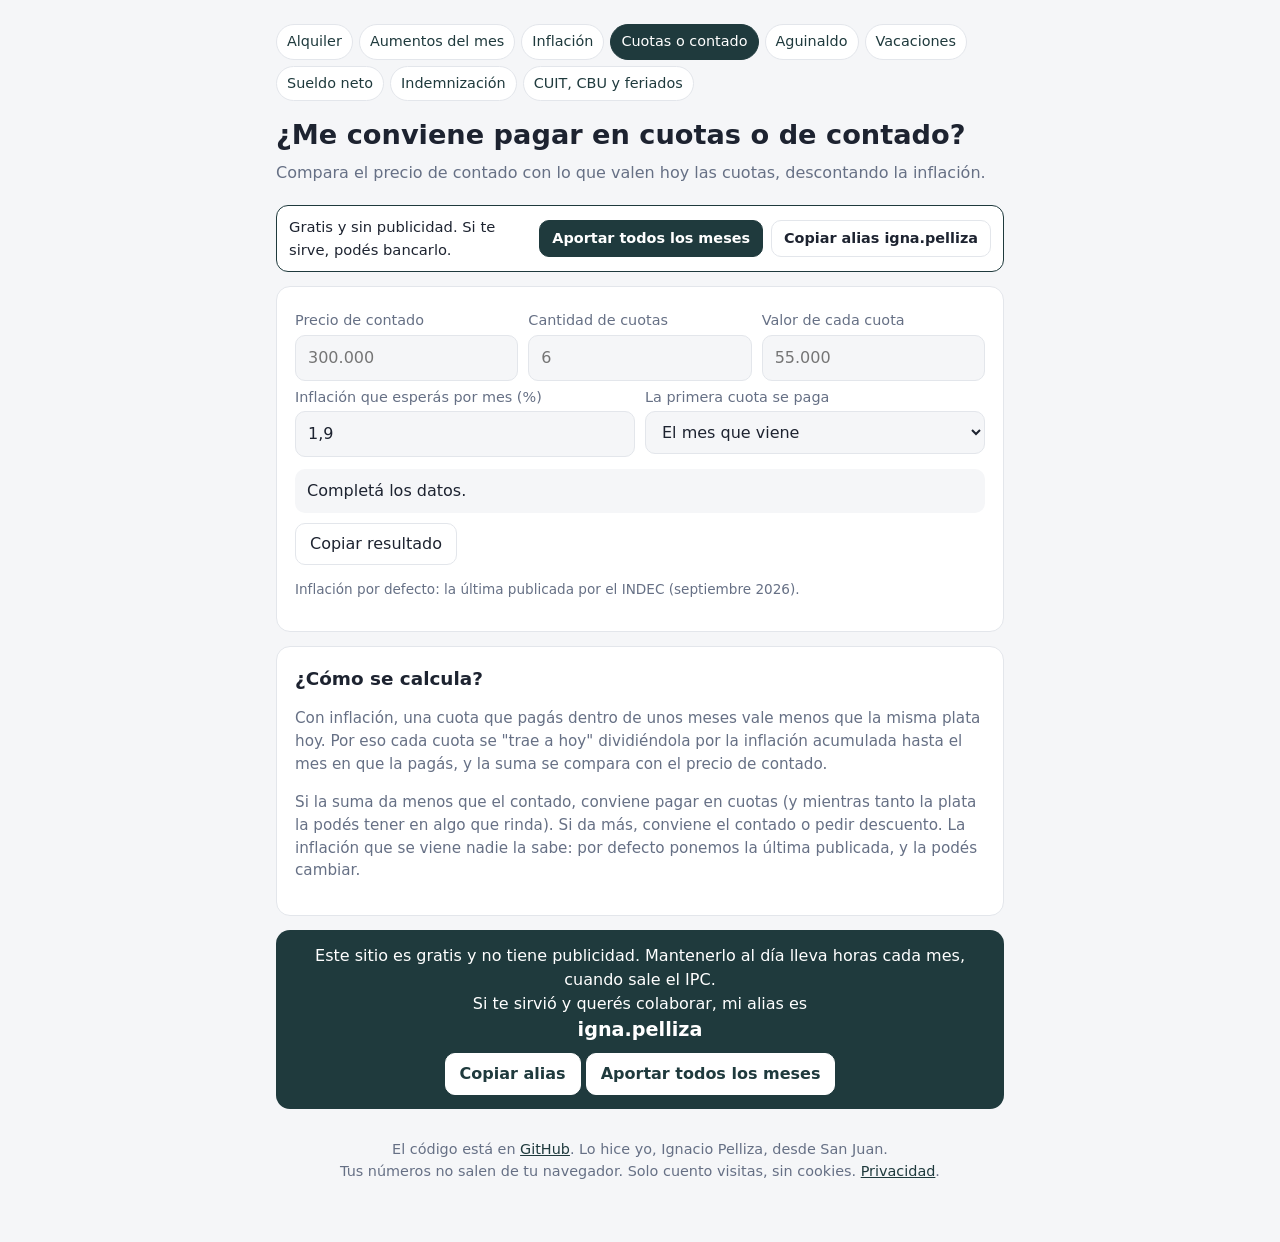
<file: docs/cuotas.html>
<!doctype html>
<html lang="es-AR">
<head>
<meta charset="utf-8">
<meta name="viewport" content="width=device-width,initial-scale=1">
<title>¿Cuotas o contado? Calculadora con inflación (Argentina)</title>
<meta name="description" content="Calculá si te conviene pagar en cuotas o de contado descontando la inflación. Gratis y sin publicidad.">
<link rel="canonical" href="https://ignaciopelliza.github.io/utilidades-argentina/cuotas.html">
<meta property="og:type" content="website">
<meta property="og:locale" content="es_AR">
<meta property="og:title" content="¿Cuotas o contado? Calculadora con inflación (Argentina)">
<meta property="og:description" content="Calculá si te conviene pagar en cuotas o de contado descontando la inflación. Gratis y sin publicidad.">
<meta property="og:url" content="https://ignaciopelliza.github.io/utilidades-argentina/cuotas.html">
<meta property="og:image" content="https://ignaciopelliza.github.io/utilidades-argentina/compartir-alquiler.png">
<meta property="og:image:width" content="1200">
<meta property="og:image:height" content="630">
<meta name="twitter:card" content="summary_large_image">
<link rel="manifest" href="manifest.webmanifest">
<meta name="theme-color" content="#1F3A3D">
<link rel="icon" href="favicon.png">
<link rel="apple-touch-icon" href="apple-touch-icon.png">
<link rel="stylesheet" href="estilo.css?v=3">
</head>
<body><main>
<nav><a href="alquiler.html">Alquiler</a><a href="aumentos.html">Aumentos del mes</a><a href="inflacion.html">Inflación</a><a href="cuotas.html" class="activo">Cuotas o contado</a><a href="aguinaldo.html">Aguinaldo</a><a href="vacaciones.html">Vacaciones</a><a href="sueldo-neto.html">Sueldo neto</a><a href="indemnizacion.html">Indemnización</a><a href="index.html">CUIT, CBU y feriados</a></nav>
<h1>¿Me conviene pagar en cuotas o de contado?</h1>
<p class="sub">Compara el precio de contado con lo que valen hoy las cuotas, descontando la inflación.</p>
<div class="apoyo"><span>Gratis y sin publicidad. Si te sirve, podés bancarlo.</span><div class="botones"><a href="https://mpago.la/1ZRrR5b" target="_blank" rel="noopener">Aportar todos los meses</a><button type="button" data-copiar="igna.pelliza">Copiar alias igna.pelliza</button></div></div>
<section class="tarjeta">
<div class="fila"><div><label for="contado">Precio de contado</label><input id="contado" inputmode="decimal" placeholder="300.000"></div>
<div><label for="n">Cantidad de cuotas</label><input id="n" inputmode="numeric" placeholder="6"></div>
<div><label for="cuota">Valor de cada cuota</label><input id="cuota" inputmode="decimal" placeholder="55.000"></div></div>
<div class="fila"><div><label for="inf">Inflación que esperás por mes (%)</label><input id="inf" inputmode="decimal"></div>
<div><label for="primera">La primera cuota se paga</label><select id="primera"><option value="no">El mes que viene</option><option value="si">Hoy</option></select></div></div>
<div id="res" class="res">Completá los datos.</div>
<div class="acciones"><button type="button" id="b-copiar">Copiar resultado</button></div>
<p class="suave chico" id="fuentes"></p>
</section>
<section class="tarjeta explica">
<h2>¿Cómo se calcula?</h2>
<p>Con inflación, una cuota que pagás dentro de unos meses vale menos que la misma plata hoy. Por eso cada cuota se "trae a hoy" dividiéndola por la inflación acumulada hasta el mes en que la pagás, y la suma se compara con el precio de contado.</p>
<p>Si la suma da menos que el contado, conviene pagar en cuotas (y mientras tanto la plata la podés tener en algo que rinda). Si da más, conviene el contado o pedir descuento. La inflación que se viene nadie la sabe: por defecto ponemos la última publicada, y la podés cambiar.</p>
</section>
<div class="cafe" id="cafe">Este sitio es gratis y no tiene publicidad. Mantenerlo al día lleva horas cada mes, cuando sale el IPC.<br>Si te sirvió y querés colaborar, mi alias es<br><b style="font-size:1.2em">igna.pelliza</b><br><button type="button" class="boton-claro" data-copiar="igna.pelliza">Copiar alias</button> <a class="boton-claro boton-link" href="https://mpago.la/1ZRrR5b" target="_blank" rel="noopener">Aportar todos los meses</a></div>
<footer>El código está en <a href="https://github.com/IgnacioPelliza/utilidades-argentina">GitHub</a>. Lo hice yo, Ignacio Pelliza, desde San Juan.<br>Tus números no salen de tu navegador. Solo cuento visitas, sin cookies. <a href="privacidad.html">Privacidad</a>.</footer>
</main>
<script src="argentina.js"></script>
<script src="alquiler.js"></script>
<script src="datos.js"></script>
<script>
const A = window.Alquiler, D = window.Datos, $ = (id) => document.getElementById(id);
let datos;
function calcular() {
  const c = D.numero($('contado').value), n = Math.round(D.numero($('n').value)), q = D.numero($('cuota').value), i = Number(String($('inf').value).replace(',', '.'));
  D.escribirLink({ c: $('contado').value.trim(), n: $('n').value.trim(), q: $('cuota').value.trim(), i: $('inf').value.trim(), p: $('primera').value });
  if (!(c > 0) || !(n >= 1) || !(q > 0) || !(i >= 0)) { $('res').className = 'res'; $('res').textContent = 'Completá los datos.'; return; }
  const r = A.cuotasVsContado({ contado: c, cuotas: n, valorCuota: q, inflacionMensual: i, primeraHoy: $('primera').value === 'si' });
  const titulo = r.conviene === 'cuotas' ? 'Conviene pagar en cuotas' : r.conviene === 'contado' ? 'Conviene pagar de contado' : 'Da lo mismo';
  $('res').className = 'res ' + (r.conviene === 'contado' ? 'mal' : 'ok');
  $('res').innerHTML = `<div class="total">${titulo}</div>En cuotas pagás ${D.fmt(r.totalCuotas, 0)} en total (${Math.abs(r.recargo) < 0.05 ? 'lo mismo que de contado, sin recargo' : r.recargo > 0 ? D.pct(r.recargo, 1) + ' más que de contado' : D.pct(-r.recargo, 1) + ' menos que de contado'}).<br>Descontando ${String(i).replace('.', ',')}% de inflación por mes, esas cuotas valen hoy <b>${D.fmt(r.valorHoy, 0)}</b>, ${r.diferencia >= 0 ? D.fmt(r.diferencia, 0) + ' menos' : D.fmt(-r.diferencia, 0) + ' más'} que el contado.`;
}
$('b-copiar').addEventListener('click', (e) => D.copiar($('res').textContent + ' ' + location.href, e.target));
D.cargar().then((d) => {
  datos = d; const L = D.leerLink(), u = A.ultimoIPC(d);
  $('contado').value = L.c || ''; $('n').value = L.n || ''; $('cuota').value = L.q || ''; $('primera').value = L.p || 'no';
  $('inf').value = L.i || String(d.ipc[u]).replace('.', ',');
  $('fuentes').textContent = `Inflación por defecto: la última publicada por el INDEC (${A.nombreMes(u, true)}).`;
  document.querySelectorAll('input,select').forEach((el) => el.addEventListener('input', calcular)); calcular();
});

</script>
<script data-goatcounter="https://utilidades-argentina.goatcounter.com/count" async src="//gc.zgo.at/count.js"></script>
</body></html>
</file>
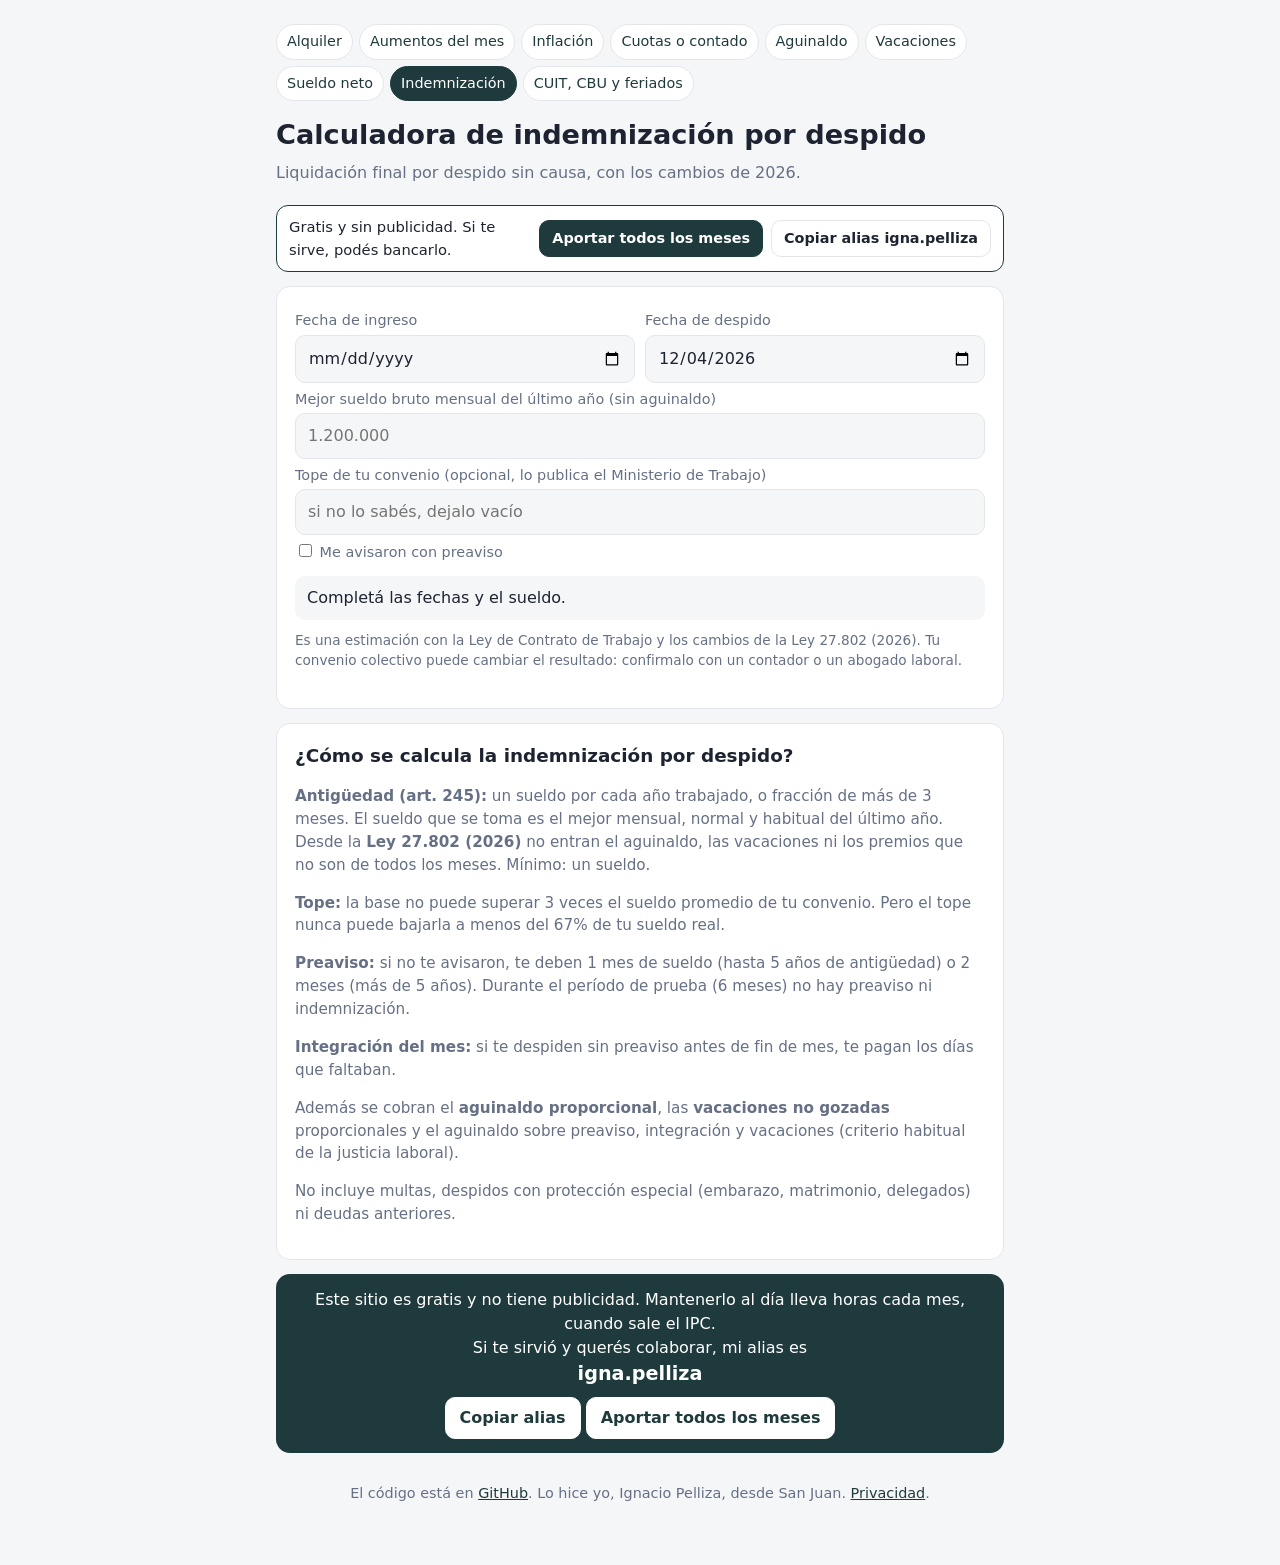
<file: docs/indemnizacion.html>
<!doctype html>
<html lang="es-AR">
<head>
<meta charset="utf-8">
<meta name="viewport" content="width=device-width,initial-scale=1">
<title>Calculadora de indemnización por despido 2026 (Ley 27.802)</title>
<meta name="description" content="Calculá tu liquidación final por despido sin causa con los cambios de la Ley 27.802 (2026): antigüedad, preaviso, integración, aguinaldo y vacaciones.">
<link rel="canonical" href="https://ignaciopelliza.github.io/utilidades-argentina/indemnizacion.html">
<meta property="og:type" content="website">
<meta property="og:locale" content="es_AR">
<meta property="og:title" content="Calculadora de indemnización por despido 2026 (Ley 27.802)">
<meta property="og:description" content="Calculá tu liquidación final por despido sin causa con los cambios de la Ley 27.802 (2026): antigüedad, preaviso, integración, aguinaldo y vacaciones.">
<meta property="og:url" content="https://ignaciopelliza.github.io/utilidades-argentina/indemnizacion.html">
<meta property="og:image" content="https://ignaciopelliza.github.io/utilidades-argentina/compartir.png">
<meta property="og:image:width" content="1200">
<meta property="og:image:height" content="630">
<meta name="twitter:card" content="summary_large_image">
<link rel="manifest" href="manifest.webmanifest">
<meta name="theme-color" content="#1F3A3D">
<link rel="icon" href="favicon.png">
<link rel="apple-touch-icon" href="apple-touch-icon.png">
<link rel="stylesheet" href="estilo.css?v=3">
</head>
<body><main>
<nav><a href="alquiler.html">Alquiler</a><a href="aumentos.html">Aumentos del mes</a><a href="inflacion.html">Inflación</a><a href="cuotas.html">Cuotas o contado</a><a href="aguinaldo.html">Aguinaldo</a><a href="vacaciones.html">Vacaciones</a><a href="sueldo-neto.html">Sueldo neto</a><a href="indemnizacion.html" class="activo">Indemnización</a><a href="index.html">CUIT, CBU y feriados</a></nav>
<h1>Calculadora de indemnización por despido</h1>
<p class="sub">Liquidación final por despido sin causa, con los cambios de 2026.</p>
<div class="apoyo"><span>Gratis y sin publicidad. Si te sirve, podés bancarlo.</span><div class="botones"><a href="https://mpago.la/1ZRrR5b" target="_blank" rel="noopener">Aportar todos los meses</a><button type="button" data-copiar="igna.pelliza">Copiar alias igna.pelliza</button></div></div>



<section class="tarjeta">
<div class="fila"><div><label for="ing">Fecha de ingreso</label><input id="ing" type="date"></div>
<div><label for="egr">Fecha de despido</label><input id="egr" type="date"></div></div>
<label for="s">Mejor sueldo bruto mensual del último año (sin aguinaldo)</label><input id="s" inputmode="decimal" placeholder="1.200.000">
<label for="tope">Tope de tu convenio (opcional, lo publica el Ministerio de Trabajo)</label><input id="tope" inputmode="decimal" placeholder="si no lo sabés, dejalo vacío">
<label><input type="checkbox" id="pre" style="width:auto"> Me avisaron con preaviso</label>
<div class="res" id="res">—</div>
<p class="sub" style="font-size:.85rem;margin-top:10px">Es una estimación con la Ley de Contrato de Trabajo y los cambios de la Ley 27.802 (2026). Tu convenio colectivo puede cambiar el resultado: confirmalo con un contador o un abogado laboral.</p>
</section>
<section class="tarjeta explica">
<h2>¿Cómo se calcula la indemnización por despido?</h2>
<p><b>Antigüedad (art. 245):</b> un sueldo por cada año trabajado, o fracción de más de 3 meses. El sueldo que se toma es el mejor mensual, normal y habitual del último año. Desde la <b>Ley 27.802 (2026)</b> no entran el aguinaldo, las vacaciones ni los premios que no son de todos los meses. Mínimo: un sueldo.</p>
<p><b>Tope:</b> la base no puede superar 3 veces el sueldo promedio de tu convenio. Pero el tope nunca puede bajarla a menos del 67% de tu sueldo real.</p>
<p><b>Preaviso:</b> si no te avisaron, te deben 1 mes de sueldo (hasta 5 años de antigüedad) o 2 meses (más de 5 años). Durante el período de prueba (6 meses) no hay preaviso ni indemnización.</p>
<p><b>Integración del mes:</b> si te despiden sin preaviso antes de fin de mes, te pagan los días que faltaban.</p>
<p>Además se cobran el <b>aguinaldo proporcional</b>, las <b>vacaciones no gozadas</b> proporcionales y el aguinaldo sobre preaviso, integración y vacaciones (criterio habitual de la justicia laboral).</p>
<p>No incluye multas, despidos con protección especial (embarazo, matrimonio, delegados) ni deudas anteriores.</p>
</section>
<div class="cafe" id="cafe">Este sitio es gratis y no tiene publicidad. Mantenerlo al día lleva horas cada mes, cuando sale el IPC.<br>Si te sirvió y querés colaborar, mi alias es<br><b style="font-size:1.2em">igna.pelliza</b><br><button type="button" class="boton-claro" data-copiar="igna.pelliza">Copiar alias</button> <a class="boton-claro boton-link" href="https://mpago.la/1ZRrR5b" target="_blank" rel="noopener">Aportar todos los meses</a></div>
<footer>El código está en <a href="https://github.com/IgnacioPelliza/utilidades-argentina">GitHub</a>. Lo hice yo, Ignacio Pelliza, desde San Juan. <a href="privacidad.html">Privacidad</a>.</footer>
</main>
<script src="argentina.js"></script>
<script>
const A = window.Argentina, $ = (id) => document.getElementById(id), P = (n) => A.formatearPesos(n);
const num = (id) => { const v = $(id).value.trim(); if (!v) return NaN; return v.includes(',') || /\.\d{3}/.test(v) ? A.leerPesos(v) : Number(v); };
const hoyIso = (() => { const h = new Date(); return `${h.getFullYear()}-${String(h.getMonth() + 1).padStart(2, '0')}-${String(h.getDate()).padStart(2, '0')}`; })();
const tabla = (filas) => '<table class="detalle">' + filas.map(([a, b, n]) => `<tr><td>${a}${n ? `<small>${n}</small>` : ''}</td><td>${b}</td></tr>`).join('') + '</table>';

$('egr').value = hoyIso;
function calcular() {
  const s = num('s'), ing = $('ing').value, egr = $('egr').value, tope = num('tope');
  if (!ing || !egr || !(s > 0)) { $('res').className = 'res'; $('res').textContent = 'Completá las fechas y el sueldo.'; return; }
  if (egr < ing) { $('res').className = 'res mal'; $('res').textContent = 'La fecha de despido es anterior al ingreso.'; return; }
  const r = A.liquidacionDespido({ ingreso: ing, egreso: egr, sueldo: s, topeConvenio: tope > 0 ? tope : undefined, conPreaviso: $('pre').checked });
  const a = r.antiguedad;
  $('res').className = 'res ok';
  $('res').innerHTML = `<div class="total">${P(r.total)}</div>Antigüedad: ${a.anios} años, ${a.meses} meses y ${a.dias} días.` + (r.periodoPrueba ? '<br><b>Estabas en el período de prueba (6 meses):</b> no corresponde indemnización ni preaviso.' : '')
    + tabla(r.rubros.map((x) => [x.concepto, P(x.monto), x.nota.replace(/\$ ([\d.]+)/, (m, n) => P(+n)).replace(/(\d)\.(\d+) días/, "$1,$2 días")]));
}
document.querySelectorAll('input,select').forEach((e) => e.addEventListener('input', calcular)); calcular();
</script>
<script src="datos.js"></script>
<script data-goatcounter="https://utilidades-argentina.goatcounter.com/count" async src="//gc.zgo.at/count.js"></script>
</body></html>
</file>
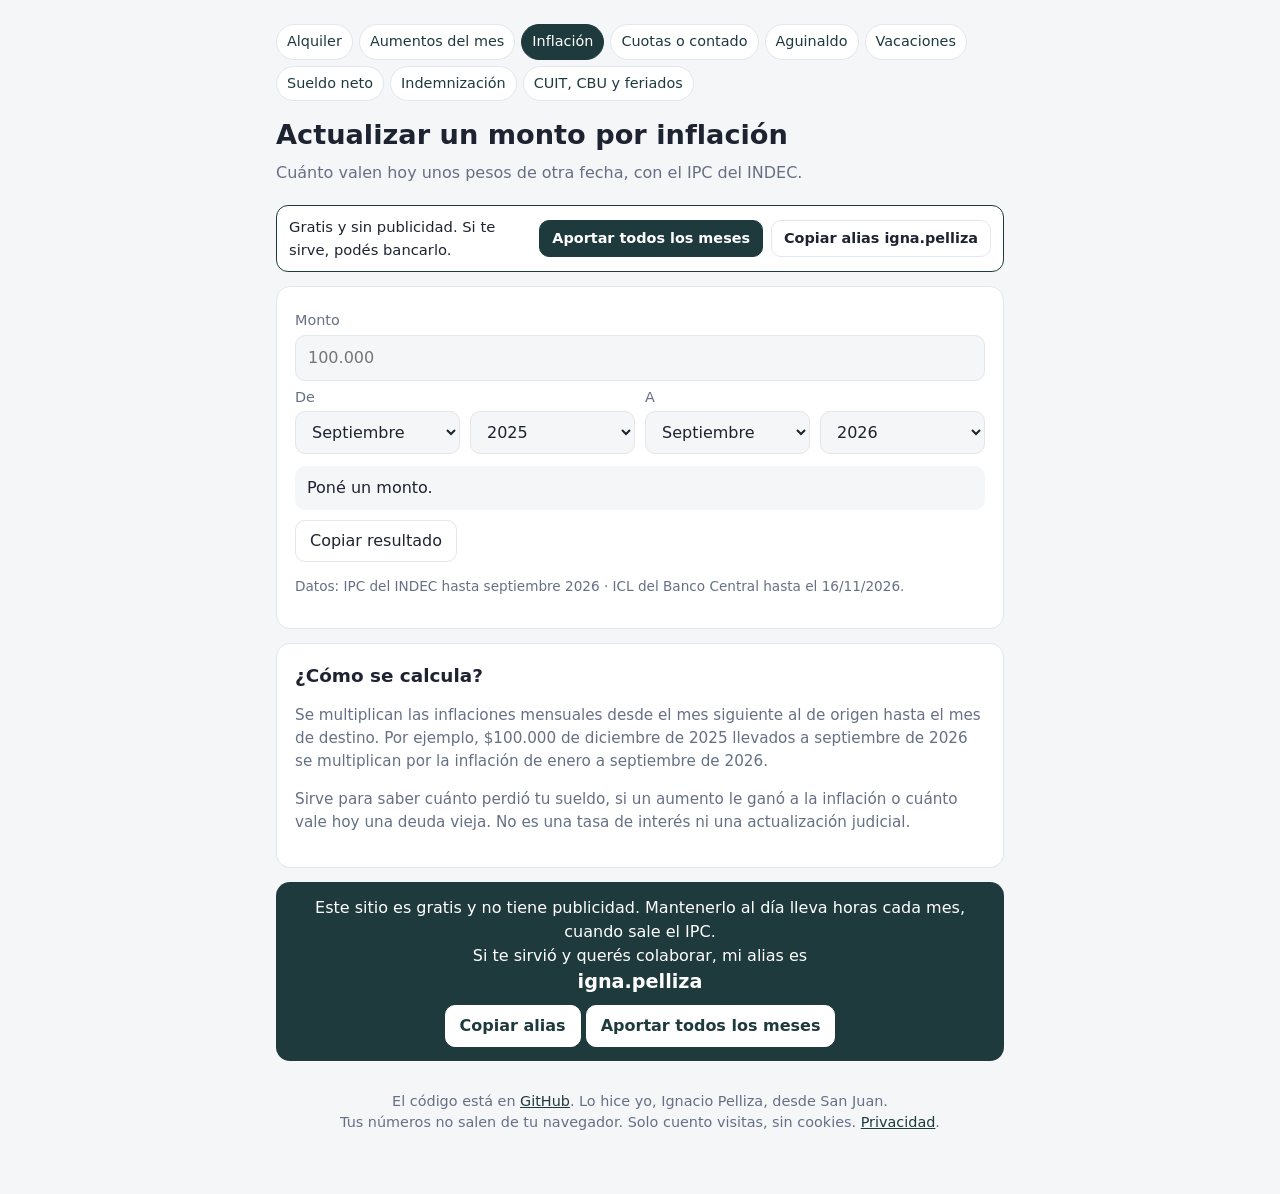
<file: docs/inflacion.html>
<!doctype html>
<html lang="es-AR">
<head>
<meta charset="utf-8">
<meta name="viewport" content="width=device-width,initial-scale=1">
<title>Calculadora de inflación: actualizar un monto por IPC (Argentina)</title>
<meta name="description" content="Actualizá cualquier monto por inflación con el IPC del INDEC: cuánto valen hoy unos pesos de otra fecha. Gratis y sin publicidad.">
<link rel="canonical" href="https://ignaciopelliza.github.io/utilidades-argentina/inflacion.html">
<meta property="og:type" content="website">
<meta property="og:locale" content="es_AR">
<meta property="og:title" content="Calculadora de inflación: actualizar un monto por IPC (Argentina)">
<meta property="og:description" content="Actualizá cualquier monto por inflación con el IPC del INDEC: cuánto valen hoy unos pesos de otra fecha. Gratis y sin publicidad.">
<meta property="og:url" content="https://ignaciopelliza.github.io/utilidades-argentina/inflacion.html">
<meta property="og:image" content="https://ignaciopelliza.github.io/utilidades-argentina/compartir-alquiler.png">
<meta property="og:image:width" content="1200">
<meta property="og:image:height" content="630">
<meta name="twitter:card" content="summary_large_image">
<link rel="manifest" href="manifest.webmanifest">
<meta name="theme-color" content="#1F3A3D">
<link rel="icon" href="favicon.png">
<link rel="apple-touch-icon" href="apple-touch-icon.png">
<link rel="stylesheet" href="estilo.css?v=3">
</head>
<body><main>
<nav><a href="alquiler.html">Alquiler</a><a href="aumentos.html">Aumentos del mes</a><a href="inflacion.html" class="activo">Inflación</a><a href="cuotas.html">Cuotas o contado</a><a href="aguinaldo.html">Aguinaldo</a><a href="vacaciones.html">Vacaciones</a><a href="sueldo-neto.html">Sueldo neto</a><a href="indemnizacion.html">Indemnización</a><a href="index.html">CUIT, CBU y feriados</a></nav>
<h1>Actualizar un monto por inflación</h1>
<p class="sub">Cuánto valen hoy unos pesos de otra fecha, con el IPC del INDEC.</p>
<div class="apoyo"><span>Gratis y sin publicidad. Si te sirve, podés bancarlo.</span><div class="botones"><a href="https://mpago.la/1ZRrR5b" target="_blank" rel="noopener">Aportar todos los meses</a><button type="button" data-copiar="igna.pelliza">Copiar alias igna.pelliza</button></div></div>
<section class="tarjeta">
<label for="monto">Monto</label><input id="monto" inputmode="decimal" placeholder="100.000">
<div class="fila"><div><label for="dm">De</label><div class="fila"><select id="dm"></select><select id="da"></select></div></div>
<div><label for="hm">A</label><div class="fila"><select id="hm"></select><select id="ha"></select></div></div></div>
<div id="res" class="res">Poné un monto.</div>
<div class="acciones"><button type="button" id="b-copiar">Copiar resultado</button></div>
<p class="suave chico" id="fuentes"></p>
</section>
<section class="tarjeta explica">
<h2>¿Cómo se calcula?</h2>
<p>Se multiplican las inflaciones mensuales desde el mes siguiente al de origen hasta el mes de destino. Por ejemplo, $100.000 de diciembre de 2025 llevados a septiembre de 2026 se multiplican por la inflación de enero a septiembre de 2026.</p>
<p>Sirve para saber cuánto perdió tu sueldo, si un aumento le ganó a la inflación o cuánto vale hoy una deuda vieja. No es una tasa de interés ni una actualización judicial.</p>
</section>
<div class="cafe" id="cafe">Este sitio es gratis y no tiene publicidad. Mantenerlo al día lleva horas cada mes, cuando sale el IPC.<br>Si te sirvió y querés colaborar, mi alias es<br><b style="font-size:1.2em">igna.pelliza</b><br><button type="button" class="boton-claro" data-copiar="igna.pelliza">Copiar alias</button> <a class="boton-claro boton-link" href="https://mpago.la/1ZRrR5b" target="_blank" rel="noopener">Aportar todos los meses</a></div>
<footer>El código está en <a href="https://github.com/IgnacioPelliza/utilidades-argentina">GitHub</a>. Lo hice yo, Ignacio Pelliza, desde San Juan.<br>Tus números no salen de tu navegador. Solo cuento visitas, sin cookies. <a href="privacidad.html">Privacidad</a>.</footer>
</main>
<script src="argentina.js"></script>
<script src="alquiler.js"></script>
<script src="datos.js"></script>
<script>
const A = window.Alquiler, D = window.Datos, $ = (id) => document.getElementById(id);
let datos;
const MES = ['Enero', 'Febrero', 'Marzo', 'Abril', 'Mayo', 'Junio', 'Julio', 'Agosto', 'Septiembre', 'Octubre', 'Noviembre', 'Diciembre'];
function opciones(datos) {
  const ult = A.ultimoIPC(datos), L = D.leerLink();
  for (const id of ['dm', 'hm']) { $(id).innerHTML = MES.map((m, i) => `<option value="${String(i + 1).padStart(2, '0')}">${m}</option>`).join(''); }
  for (const id of ['da', 'ha']) { let s = ''; for (let a = +ult.slice(0, 4); a >= 2000; a--) s += `<option>${a}</option>`; $(id).innerHTML = s; }
  const de = L.de || A.sumarMeses(ult, -12), a = L.a || ult;
  $('dm').value = de.slice(5, 7); $('da').value = de.slice(0, 4); $('hm').value = a.slice(5, 7); $('ha').value = a.slice(0, 4); if (L.m) $('monto').value = L.m;
}
function calcular() {
  const m = D.numero($('monto').value), de = $('da').value + '-' + $('dm').value, a = $('ha').value + '-' + $('hm').value;
  D.escribirLink({ m: $('monto').value.trim(), de, a }); $('fuentes').textContent = D.fuentes(datos);
  if (!(m > 0)) { $('res').className = 'res'; $('res').textContent = 'Poné un monto.'; return; }
  const r = A.actualizarPorInflacion(m, de, a, datos);
  if (r.error) { $('res').className = 'res mal'; $('res').textContent = r.error; return; }
  $('res').className = 'res ok';
  $('res').innerHTML = `<div class="total">${D.fmt(r.resultado, 2)}</div>${D.fmt(m, 2)} de ${A.nombreMes(de, true)} equivalen a ${D.fmt(r.resultado, 2)} en ${A.nombreMes(a, true)}.<br>Inflación del período: <b>${D.pct(r.porcentaje, 1)}</b>.`;
}
$('b-copiar').addEventListener('click', (e) => D.copiar($('res').textContent + ' ' + location.href, e.target));
D.cargar().then((d) => { datos = d; opciones(d); calcular(); document.querySelectorAll('input,select').forEach((el) => el.addEventListener('input', calcular)); });

</script>
<script data-goatcounter="https://utilidades-argentina.goatcounter.com/count" async src="//gc.zgo.at/count.js"></script>
</body></html>
</file>
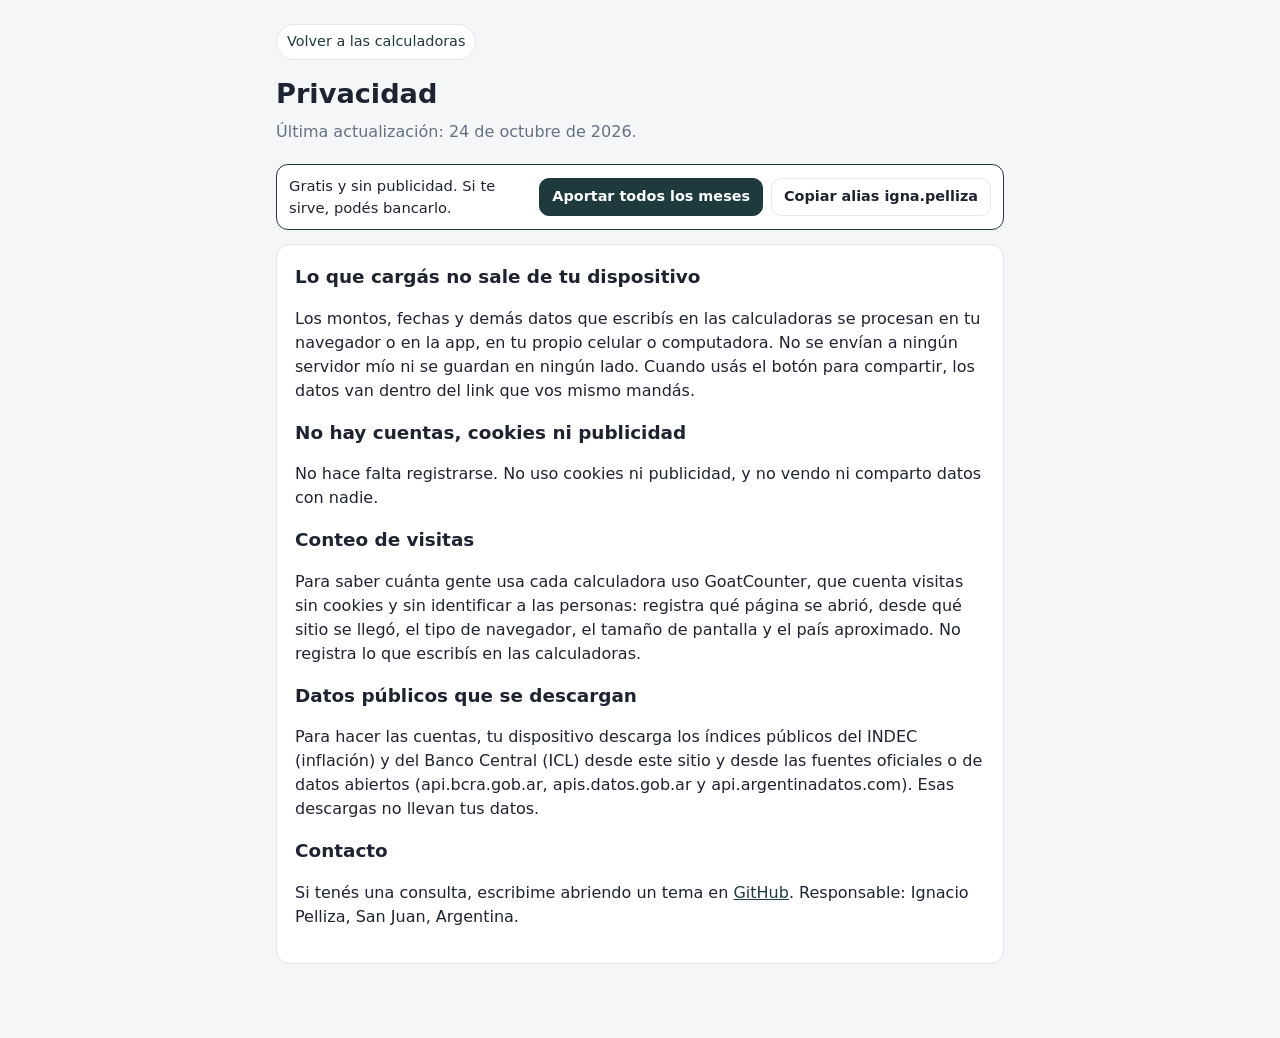
<file: docs/privacidad.html>
<!doctype html>
<html lang="es-AR">
<head>
<meta charset="utf-8">
<meta name="viewport" content="width=device-width,initial-scale=1">
<title>Privacidad · Calculadoras Argentina</title>
<meta name="description" content="Qué datos usan las calculadoras: ninguno personal. Tus números no salen de tu dispositivo.">
<link rel="canonical" href="https://ignaciopelliza.github.io/utilidades-argentina/privacidad.html">
<link rel="manifest" href="manifest.webmanifest">
<meta name="theme-color" content="#1F3A3D">
<link rel="icon" href="favicon.png">
<link rel="apple-touch-icon" href="apple-touch-icon.png">
<link rel="stylesheet" href="estilo.css?v=3">
</head>
<body><main>
<nav><a href="alquiler.html">Volver a las calculadoras</a></nav>
<h1>Privacidad</h1>
<p class="sub">Última actualización: 24 de octubre de 2026.</p>
<div class="apoyo"><span>Gratis y sin publicidad. Si te sirve, podés bancarlo.</span><div class="botones"><a href="https://mpago.la/1ZRrR5b" target="_blank" rel="noopener">Aportar todos los meses</a><button type="button" data-copiar="igna.pelliza">Copiar alias igna.pelliza</button></div></div>
<section class="tarjeta">
<h2>Lo que cargás no sale de tu dispositivo</h2>
<p>Los montos, fechas y demás datos que escribís en las calculadoras se procesan en tu navegador o en la app, en tu propio celular o computadora. No se envían a ningún servidor mío ni se guardan en ningún lado. Cuando usás el botón para compartir, los datos van dentro del link que vos mismo mandás.</p>
<h2>No hay cuentas, cookies ni publicidad</h2>
<p>No hace falta registrarse. No uso cookies ni publicidad, y no vendo ni comparto datos con nadie.</p>
<h2>Conteo de visitas</h2>
<p>Para saber cuánta gente usa cada calculadora uso GoatCounter, que cuenta visitas sin cookies y sin identificar a las personas: registra qué página se abrió, desde qué sitio se llegó, el tipo de navegador, el tamaño de pantalla y el país aproximado. No registra lo que escribís en las calculadoras.</p>
<h2>Datos públicos que se descargan</h2>
<p>Para hacer las cuentas, tu dispositivo descarga los índices públicos del INDEC (inflación) y del Banco Central (ICL) desde este sitio y desde las fuentes oficiales o de datos abiertos (api.bcra.gob.ar, apis.datos.gob.ar y api.argentinadatos.com). Esas descargas no llevan tus datos.</p>
<h2>Contacto</h2>
<p>Si tenés una consulta, escribime abriendo un tema en <a href="https://github.com/IgnacioPelliza/utilidades-argentina/issues">GitHub</a>. Responsable: Ignacio Pelliza, San Juan, Argentina.</p>
</section>
</main><script src="datos.js"></script>
<script data-goatcounter="https://utilidades-argentina.goatcounter.com/count" async src="//gc.zgo.at/count.js"></script>
</body></html>
</file>
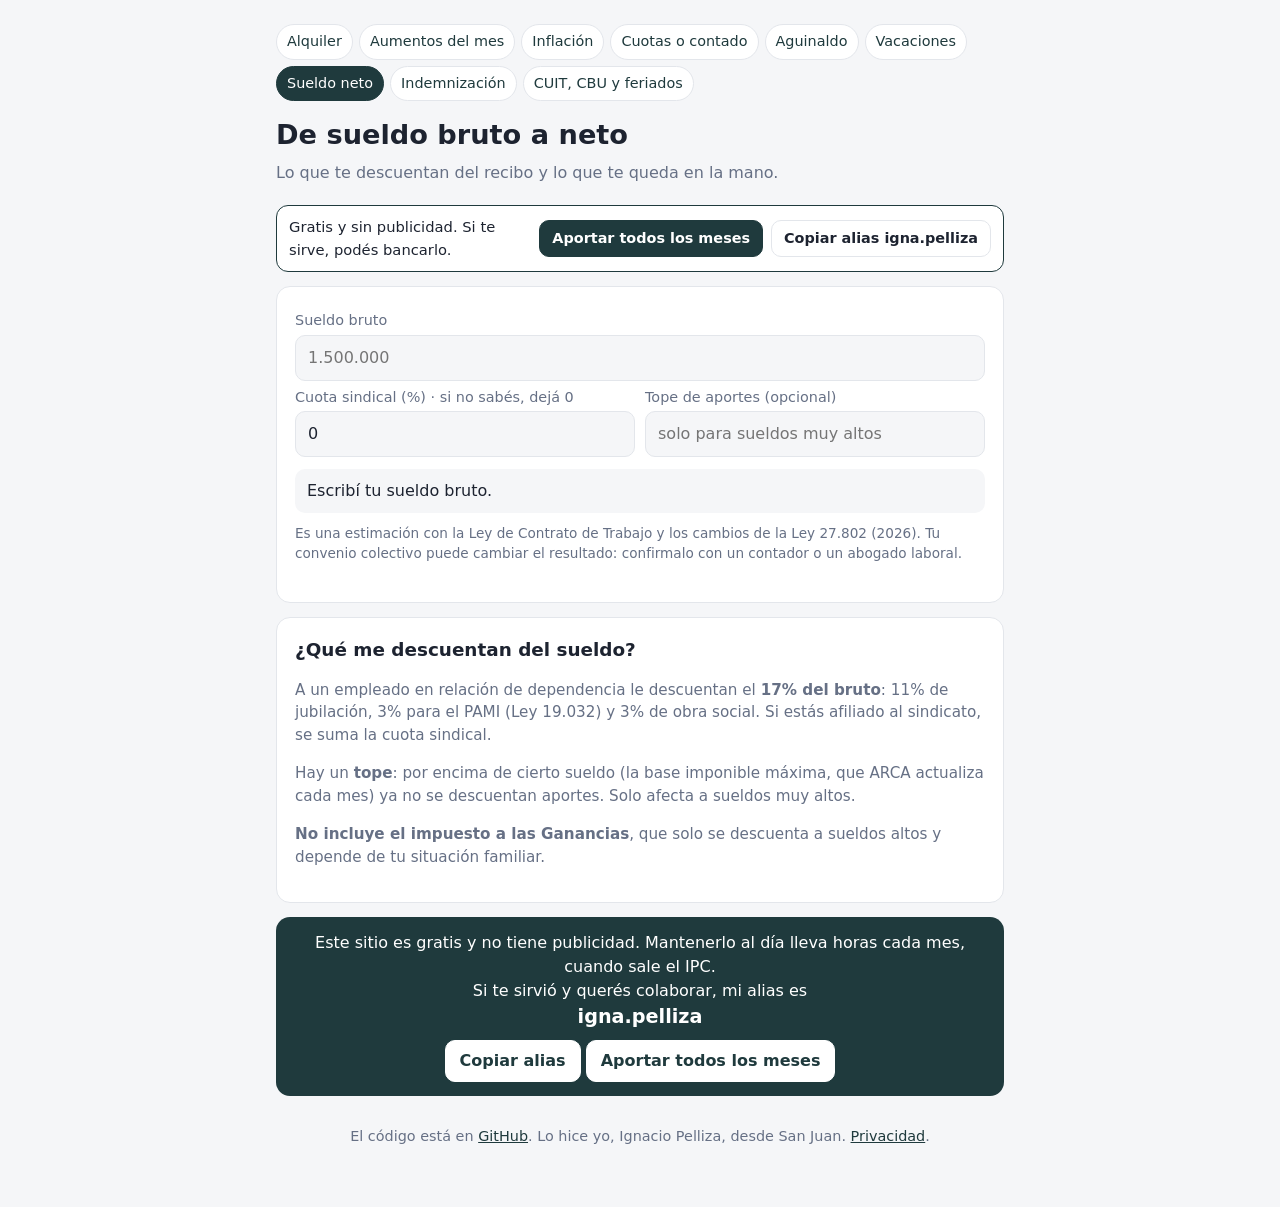
<file: docs/sueldo-neto.html>
<!doctype html>
<html lang="es-AR">
<head>
<meta charset="utf-8">
<meta name="viewport" content="width=device-width,initial-scale=1">
<title>Calculadora de sueldo neto 2026: de bruto a neto (descuentos del 17%)</title>
<meta name="description" content="Pasá tu sueldo bruto a neto: jubilación 11%, PAMI 3% y obra social 3%, más cuota sindical si tenés.">
<link rel="canonical" href="https://ignaciopelliza.github.io/utilidades-argentina/sueldo-neto.html">
<meta property="og:type" content="website">
<meta property="og:locale" content="es_AR">
<meta property="og:title" content="Calculadora de sueldo neto 2026: de bruto a neto (descuentos del 17%)">
<meta property="og:description" content="Pasá tu sueldo bruto a neto: jubilación 11%, PAMI 3% y obra social 3%, más cuota sindical si tenés.">
<meta property="og:url" content="https://ignaciopelliza.github.io/utilidades-argentina/sueldo-neto.html">
<meta property="og:image" content="https://ignaciopelliza.github.io/utilidades-argentina/compartir.png">
<meta property="og:image:width" content="1200">
<meta property="og:image:height" content="630">
<meta name="twitter:card" content="summary_large_image">
<link rel="manifest" href="manifest.webmanifest">
<meta name="theme-color" content="#1F3A3D">
<link rel="icon" href="favicon.png">
<link rel="apple-touch-icon" href="apple-touch-icon.png">
<link rel="stylesheet" href="estilo.css?v=3">
</head>
<body><main>
<nav><a href="alquiler.html">Alquiler</a><a href="aumentos.html">Aumentos del mes</a><a href="inflacion.html">Inflación</a><a href="cuotas.html">Cuotas o contado</a><a href="aguinaldo.html">Aguinaldo</a><a href="vacaciones.html">Vacaciones</a><a href="sueldo-neto.html" class="activo">Sueldo neto</a><a href="indemnizacion.html">Indemnización</a><a href="index.html">CUIT, CBU y feriados</a></nav>
<h1>De sueldo bruto a neto</h1>
<p class="sub">Lo que te descuentan del recibo y lo que te queda en la mano.</p>
<div class="apoyo"><span>Gratis y sin publicidad. Si te sirve, podés bancarlo.</span><div class="botones"><a href="https://mpago.la/1ZRrR5b" target="_blank" rel="noopener">Aportar todos los meses</a><button type="button" data-copiar="igna.pelliza">Copiar alias igna.pelliza</button></div></div>



<section class="tarjeta">
<label for="s">Sueldo bruto</label><input id="s" inputmode="decimal" placeholder="1.500.000">
<div class="fila"><div><label for="sin">Cuota sindical (%) · si no sabés, dejá 0</label><input id="sin" inputmode="decimal" value="0"></div>
<div><label for="tope">Tope de aportes (opcional)</label><input id="tope" inputmode="decimal" placeholder="solo para sueldos muy altos"></div></div>
<div class="res" id="res">—</div>
<p class="sub" style="font-size:.85rem;margin-top:10px">Es una estimación con la Ley de Contrato de Trabajo y los cambios de la Ley 27.802 (2026). Tu convenio colectivo puede cambiar el resultado: confirmalo con un contador o un abogado laboral.</p>
</section>
<section class="tarjeta explica">
<h2>¿Qué me descuentan del sueldo?</h2>
<p>A un empleado en relación de dependencia le descuentan el <b>17% del bruto</b>: 11% de jubilación, 3% para el PAMI (Ley 19.032) y 3% de obra social. Si estás afiliado al sindicato, se suma la cuota sindical.</p>
<p>Hay un <b>tope</b>: por encima de cierto sueldo (la base imponible máxima, que ARCA actualiza cada mes) ya no se descuentan aportes. Solo afecta a sueldos muy altos.</p>
<p><b>No incluye el impuesto a las Ganancias</b>, que solo se descuenta a sueldos altos y depende de tu situación familiar.</p>
</section>
<div class="cafe" id="cafe">Este sitio es gratis y no tiene publicidad. Mantenerlo al día lleva horas cada mes, cuando sale el IPC.<br>Si te sirvió y querés colaborar, mi alias es<br><b style="font-size:1.2em">igna.pelliza</b><br><button type="button" class="boton-claro" data-copiar="igna.pelliza">Copiar alias</button> <a class="boton-claro boton-link" href="https://mpago.la/1ZRrR5b" target="_blank" rel="noopener">Aportar todos los meses</a></div>
<footer>El código está en <a href="https://github.com/IgnacioPelliza/utilidades-argentina">GitHub</a>. Lo hice yo, Ignacio Pelliza, desde San Juan. <a href="privacidad.html">Privacidad</a>.</footer>
</main>
<script src="argentina.js"></script>
<script>
const A = window.Argentina, $ = (id) => document.getElementById(id), P = (n) => A.formatearPesos(n);
const num = (id) => { const v = $(id).value.trim(); if (!v) return NaN; return v.includes(',') || /\.\d{3}/.test(v) ? A.leerPesos(v) : Number(v); };
const hoyIso = (() => { const h = new Date(); return `${h.getFullYear()}-${String(h.getMonth() + 1).padStart(2, '0')}-${String(h.getDate()).padStart(2, '0')}`; })();
const tabla = (filas) => '<table class="detalle">' + filas.map(([a, b, n]) => `<tr><td>${a}${n ? `<small>${n}</small>` : ''}</td><td>${b}</td></tr>`).join('') + '</table>';

function calcular() {
  const s = num('s'); if (!(s > 0)) { $('res').className = 'res'; $('res').textContent = 'Escribí tu sueldo bruto.'; return; }
  const sin = Number(String($('sin').value).replace(',', '.')) || 0, tope = num('tope');
  const r = A.sueldoNeto(s, { sindicato: sin, tope: tope > 0 ? tope : undefined });
  $('res').className = 'res ok';
  $('res').innerHTML = `<div class="total">${P(r.neto)} en la mano</div>` + tabla([['Sueldo bruto', P(r.bruto)], ['Jubilación (11%)', '- ' + P(r.jubilacion)], ['PAMI (3%)', '- ' + P(r.pami)], ['Obra social (3%)', '- ' + P(r.obraSocial)]].concat(r.sindicato ? [['Cuota sindical (' + sin + '%)', '- ' + P(r.sindicato)]] : []).concat([['Total de descuentos', '- ' + P(r.descuentos)]]));
}
document.querySelectorAll('input,select').forEach((e) => e.addEventListener('input', calcular)); calcular();
</script>
<script src="datos.js"></script>
<script data-goatcounter="https://utilidades-argentina.goatcounter.com/count" async src="//gc.zgo.at/count.js"></script>
</body></html>
</file>
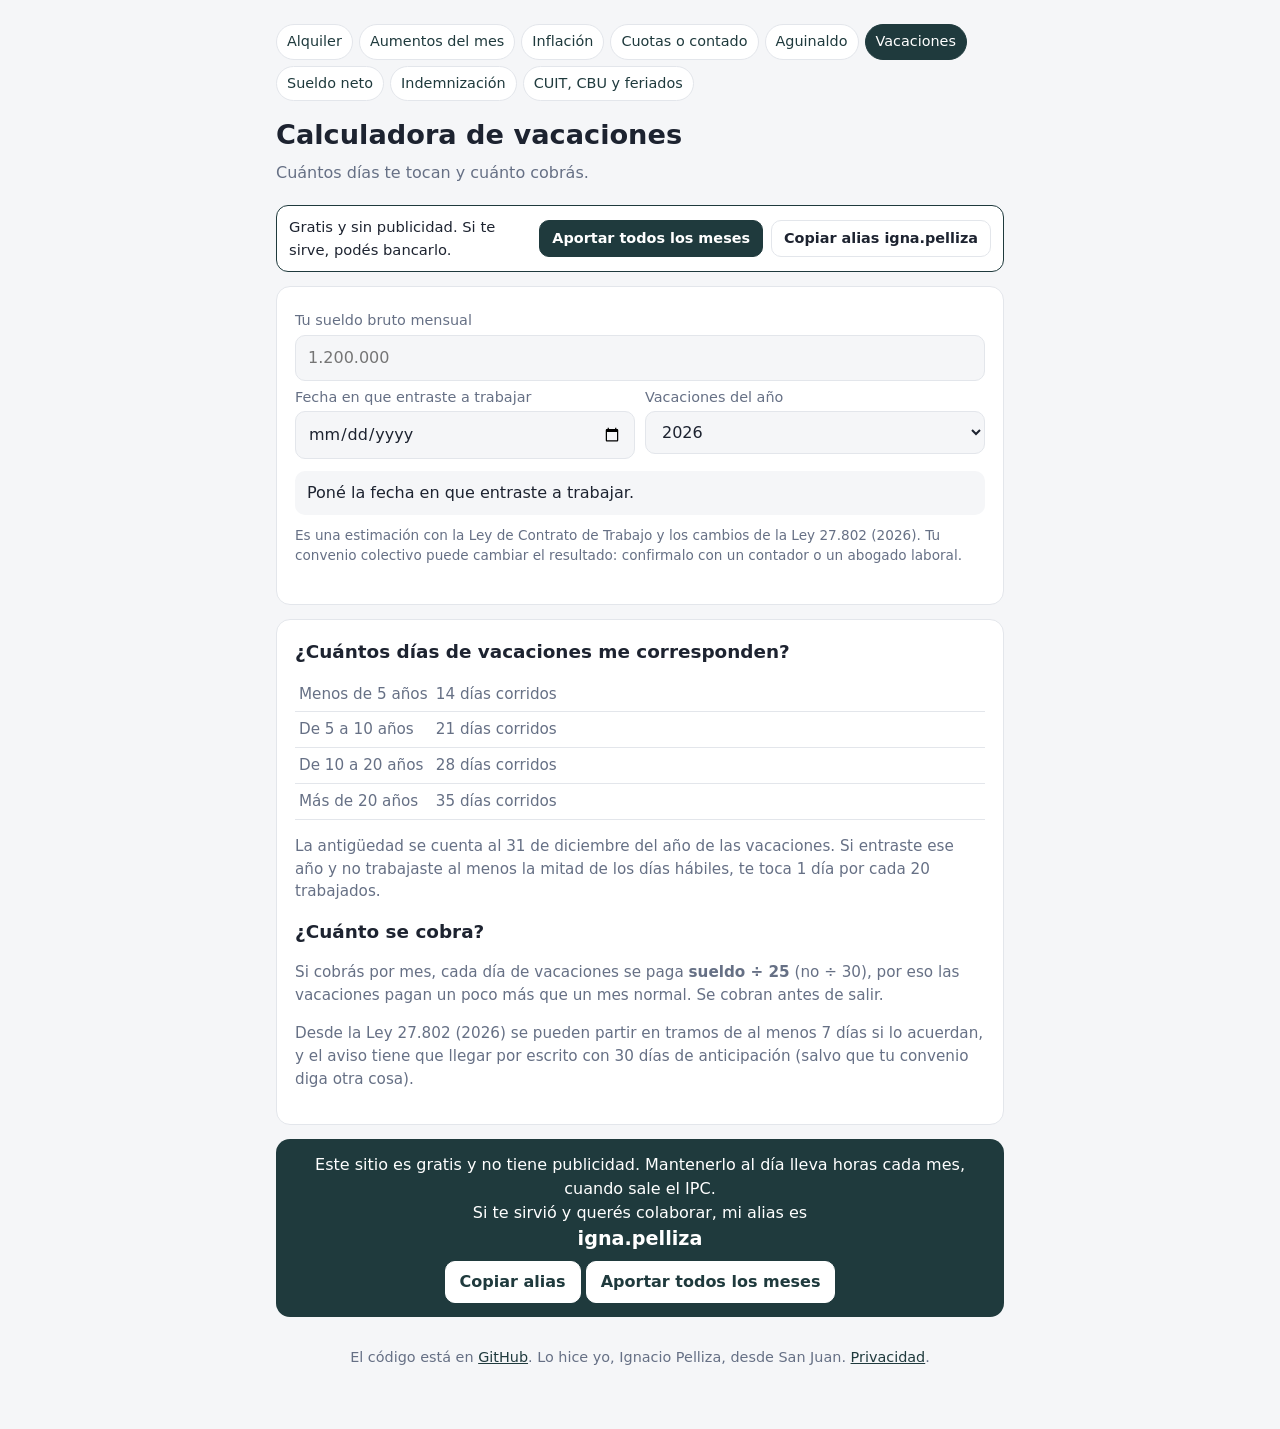
<file: docs/vacaciones.html>
<!doctype html>
<html lang="es-AR">
<head>
<meta charset="utf-8">
<meta name="viewport" content="width=device-width,initial-scale=1">
<title>Calculadora de vacaciones 2026: cuántos días te tocan y cuánto cobrás</title>
<meta name="description" content="Calculá cuántos días de vacaciones te corresponden según tu antigüedad y cuánto cobrás (sueldo dividido 25). Ley de Contrato de Trabajo.">
<link rel="canonical" href="https://ignaciopelliza.github.io/utilidades-argentina/vacaciones.html">
<meta property="og:type" content="website">
<meta property="og:locale" content="es_AR">
<meta property="og:title" content="Calculadora de vacaciones 2026: cuántos días te tocan y cuánto cobrás">
<meta property="og:description" content="Calculá cuántos días de vacaciones te corresponden según tu antigüedad y cuánto cobrás (sueldo dividido 25). Ley de Contrato de Trabajo.">
<meta property="og:url" content="https://ignaciopelliza.github.io/utilidades-argentina/vacaciones.html">
<meta property="og:image" content="https://ignaciopelliza.github.io/utilidades-argentina/compartir.png">
<meta property="og:image:width" content="1200">
<meta property="og:image:height" content="630">
<meta name="twitter:card" content="summary_large_image">
<link rel="manifest" href="manifest.webmanifest">
<meta name="theme-color" content="#1F3A3D">
<link rel="icon" href="favicon.png">
<link rel="apple-touch-icon" href="apple-touch-icon.png">
<link rel="stylesheet" href="estilo.css?v=3">
</head>
<body><main>
<nav><a href="alquiler.html">Alquiler</a><a href="aumentos.html">Aumentos del mes</a><a href="inflacion.html">Inflación</a><a href="cuotas.html">Cuotas o contado</a><a href="aguinaldo.html">Aguinaldo</a><a href="vacaciones.html" class="activo">Vacaciones</a><a href="sueldo-neto.html">Sueldo neto</a><a href="indemnizacion.html">Indemnización</a><a href="index.html">CUIT, CBU y feriados</a></nav>
<h1>Calculadora de vacaciones</h1>
<p class="sub">Cuántos días te tocan y cuánto cobrás.</p>
<div class="apoyo"><span>Gratis y sin publicidad. Si te sirve, podés bancarlo.</span><div class="botones"><a href="https://mpago.la/1ZRrR5b" target="_blank" rel="noopener">Aportar todos los meses</a><button type="button" data-copiar="igna.pelliza">Copiar alias igna.pelliza</button></div></div>



<section class="tarjeta">
<label for="s">Tu sueldo bruto mensual</label><input id="s" inputmode="decimal" placeholder="1.200.000">
<div class="fila"><div><label for="ing">Fecha en que entraste a trabajar</label><input id="ing" type="date"></div>
<div><label for="anio">Vacaciones del año</label><select id="anio"></select></div></div>
<div class="res" id="res">—</div>
<p class="sub" style="font-size:.85rem;margin-top:10px">Es una estimación con la Ley de Contrato de Trabajo y los cambios de la Ley 27.802 (2026). Tu convenio colectivo puede cambiar el resultado: confirmalo con un contador o un abogado laboral.</p>
</section>
<section class="tarjeta explica">
<h2>¿Cuántos días de vacaciones me corresponden?</h2>
<table><tr><td>Menos de 5 años</td><td>14 días corridos</td></tr><tr><td>De 5 a 10 años</td><td>21 días corridos</td></tr><tr><td>De 10 a 20 años</td><td>28 días corridos</td></tr><tr><td>Más de 20 años</td><td>35 días corridos</td></tr></table>
<p>La antigüedad se cuenta al 31 de diciembre del año de las vacaciones. Si entraste ese año y no trabajaste al menos la mitad de los días hábiles, te toca 1 día por cada 20 trabajados.</p>
<h2>¿Cuánto se cobra?</h2>
<p>Si cobrás por mes, cada día de vacaciones se paga <b>sueldo ÷ 25</b> (no ÷ 30), por eso las vacaciones pagan un poco más que un mes normal. Se cobran antes de salir.</p>
<p>Desde la Ley 27.802 (2026) se pueden partir en tramos de al menos 7 días si lo acuerdan, y el aviso tiene que llegar por escrito con 30 días de anticipación (salvo que tu convenio diga otra cosa).</p>
</section>
<div class="cafe" id="cafe">Este sitio es gratis y no tiene publicidad. Mantenerlo al día lleva horas cada mes, cuando sale el IPC.<br>Si te sirvió y querés colaborar, mi alias es<br><b style="font-size:1.2em">igna.pelliza</b><br><button type="button" class="boton-claro" data-copiar="igna.pelliza">Copiar alias</button> <a class="boton-claro boton-link" href="https://mpago.la/1ZRrR5b" target="_blank" rel="noopener">Aportar todos los meses</a></div>
<footer>El código está en <a href="https://github.com/IgnacioPelliza/utilidades-argentina">GitHub</a>. Lo hice yo, Ignacio Pelliza, desde San Juan. <a href="privacidad.html">Privacidad</a>.</footer>
</main>
<script src="argentina.js"></script>
<script>
const A = window.Argentina, $ = (id) => document.getElementById(id), P = (n) => A.formatearPesos(n);
const num = (id) => { const v = $(id).value.trim(); if (!v) return NaN; return v.includes(',') || /\.\d{3}/.test(v) ? A.leerPesos(v) : Number(v); };
const hoyIso = (() => { const h = new Date(); return `${h.getFullYear()}-${String(h.getMonth() + 1).padStart(2, '0')}-${String(h.getDate()).padStart(2, '0')}`; })();
const tabla = (filas) => '<table class="detalle">' + filas.map(([a, b, n]) => `<tr><td>${a}${n ? `<small>${n}</small>` : ''}</td><td>${b}</td></tr>`).join('') + '</table>';

const y = new Date().getFullYear(); for (let a = y - 1; a <= y + 1; a++) $('anio').add(new Option(a, a, false, a === y));
function calcular() {
  const s = num('s'), ing = $('ing').value;
  if (!ing) { $('res').className = 'res'; $('res').textContent = 'Poné la fecha en que entraste a trabajar.'; return; }
  if (ing > $('anio').value + '-12-31') { $('res').className = 'res mal'; $('res').textContent = 'Todavía no habías entrado ese año.'; return; }
  const r = A.vacaciones(s > 0 ? s : 0, ing, +$('anio').value);
  $('res').className = 'res ok';
  $('res').innerHTML = `<div class="total">${r.dias} días corridos</div>` + (r.proporcional ? `Como entraste ese año y no llegaste a trabajar la mitad de los días hábiles, te toca 1 día cada 20 trabajados (${r.habilesTrabajados} días hábiles).` : `Antigüedad al 31/12: ${r.antiguedadAnios} ${r.antiguedadAnios === 1 ? 'año' : 'años'}.`)
    + (s > 0 ? `<br>Cobrás <b>${P(r.monto)}</b> brutos por las vacaciones (${P(r.porDia)} por día). <small>Comparado con un mes normal, son ${P(r.plus)} más ("plus vacacional").</small>` : '<br><small>Poné tu sueldo para ver cuánto cobrás.</small>');
}
document.querySelectorAll('input,select').forEach((e) => e.addEventListener('input', calcular)); calcular();
</script>
<script src="datos.js"></script>
<script data-goatcounter="https://utilidades-argentina.goatcounter.com/count" async src="//gc.zgo.at/count.js"></script>
</body></html>
</file>
<file: docs/estilo.css>
:root{--fondo:#f5f6f8;--tarjeta:#fff;--texto:#1d2330;--suave:#667085;--borde:#e3e6eb;--acento:#1F3A3D;--ok:#1e8a4c;--okf:#e3f6eb;--mal:#c0392b;--malf:#fde8e5}
@media (prefers-color-scheme:dark){:root{--fondo:#0f1418;--tarjeta:#182027;--texto:#e8edf2;--suave:#9aa6b2;--borde:#2a343d;--acento:#7cc4b8;--okf:#123824;--malf:#3b1714;--ok:#5fd394;--mal:#ff8a7a}}
*{box-sizing:border-box}body{margin:0;background:var(--fondo);color:var(--texto);font:16px/1.5 system-ui,-apple-system,Segoe UI,Roboto,sans-serif}
main{max-width:760px;margin:0 auto;padding:24px 16px 60px}h1{font-size:1.7rem;margin:.2em 0}h2{font-size:1.15rem;margin:0 0 .6em}
.sub{color:var(--suave);margin:0 0 20px}.tarjeta{background:var(--tarjeta);border:1px solid var(--borde);border-radius:14px;padding:18px;margin:14px 0}
label{display:block;font-size:.9rem;color:var(--suave);margin:.4em 0 .2em}input,select{width:100%;font:inherit;padding:10px 12px;border:1px solid var(--borde);border-radius:10px;background:var(--fondo);color:var(--texto)}
.fila{display:flex;gap:10px;flex-wrap:wrap}.fila>*{flex:1 1 160px}
.res{margin-top:12px;padding:10px 12px;border-radius:10px;background:var(--fondo);min-height:1.5em;word-break:break-word}
.res.ok{background:var(--okf);color:var(--ok)}.res.mal{background:var(--malf);color:var(--mal)}
button{font:inherit;padding:8px 14px;border-radius:10px;border:1px solid var(--borde);background:var(--tarjeta);color:var(--texto);cursor:pointer;margin-top:8px}
table{width:100%;border-collapse:collapse;font-size:.95rem}td{padding:6px 4px;border-bottom:1px solid var(--borde)}td:first-child{white-space:nowrap;color:var(--suave);width:9em}
.pasado{opacity:.45}.prox{font-weight:700}footer{color:var(--suave);font-size:.9rem;text-align:center;margin-top:30px}a{color:var(--acento)}
.cafe{background:var(--acento);color:#fff;border-radius:14px;padding:14px;text-align:center}@media (prefers-color-scheme:dark){.cafe{color:#0f1418}}

nav{display:flex;gap:6px;flex-wrap:wrap;margin:0 0 14px}nav a{padding:6px 10px;border:1px solid var(--borde);border-radius:999px;text-decoration:none;font-size:.9rem;background:var(--tarjeta)}
nav a.activo{background:var(--acento);color:#fff;border-color:var(--acento)}@media (prefers-color-scheme:dark){nav a.activo{color:#0f1418}}
.total{font-size:1.4rem;font-weight:800}.detalle td:last-child{text-align:right;white-space:nowrap}.detalle td:first-child{color:var(--texto);width:auto;white-space:normal}
.detalle small{display:block;color:var(--suave)}.explica{color:var(--suave);font-size:.95rem}.explica h2{color:var(--texto)}
.suave{color:var(--suave)}.chico{font-size:.85rem}.aviso{font-size:.85rem;color:var(--suave);margin:12px 0 0;padding:10px 12px;border-left:3px solid var(--borde)}
label.opcion{display:flex;gap:8px;align-items:baseline;color:var(--texto);font-size:.95rem;margin:.3em 0}label.opcion input{width:auto}
.acciones{display:flex;gap:8px;flex-wrap:wrap}.acciones button{margin-top:10px}
.boton-wa{background:#1f8f55;color:#fff;border-color:#1f8f55;font-weight:700}.boton-claro{background:#fff;color:#1F3A3D;border-color:#fff;font-weight:700}
.prox td{font-weight:700}.prox td small{font-weight:400}
@media print{nav,.acciones,.cafe,footer,.explica,#bloque-crit,label,input,select{display:none!important}.tarjeta{border:0;padding:0}body{background:#fff;color:#000}.res{background:none!important;color:#000!important}}
a.boton-link{display:inline-block;padding:8px 14px;border-radius:10px;text-decoration:none;margin-top:8px;border:1px solid #fff}
a.boton-claro,a.boton-claro:visited{background:#fff;color:#1F3A3D;border:1px solid #fff;font-weight:700;text-decoration:none;display:inline-block;padding:8px 14px;border-radius:10px;margin-top:8px}
.apoyo{display:flex;align-items:center;gap:10px;flex-wrap:wrap;justify-content:space-between;background:var(--tarjeta);border:1px solid var(--acento);border-radius:12px;padding:10px 12px;margin:0 0 14px;font-size:.92rem}
.apoyo span{flex:1 1 220px}.apoyo .botones{display:flex;gap:8px;flex-wrap:wrap}
.apoyo a,.apoyo button{margin:0;padding:7px 12px;border-radius:10px;font-weight:700;font-size:.9rem;text-decoration:none;cursor:pointer}
.apoyo a{background:var(--acento);color:#fff;border:1px solid var(--acento)}@media (prefers-color-scheme:dark){.apoyo a{color:#0f1418}}
.apoyo button{background:transparent;color:var(--texto);border:1px solid var(--borde)}
@media print{.apoyo{display:none!important}}
.en-play .apoyo,.en-play .cafe{display:none!important}
</file>
